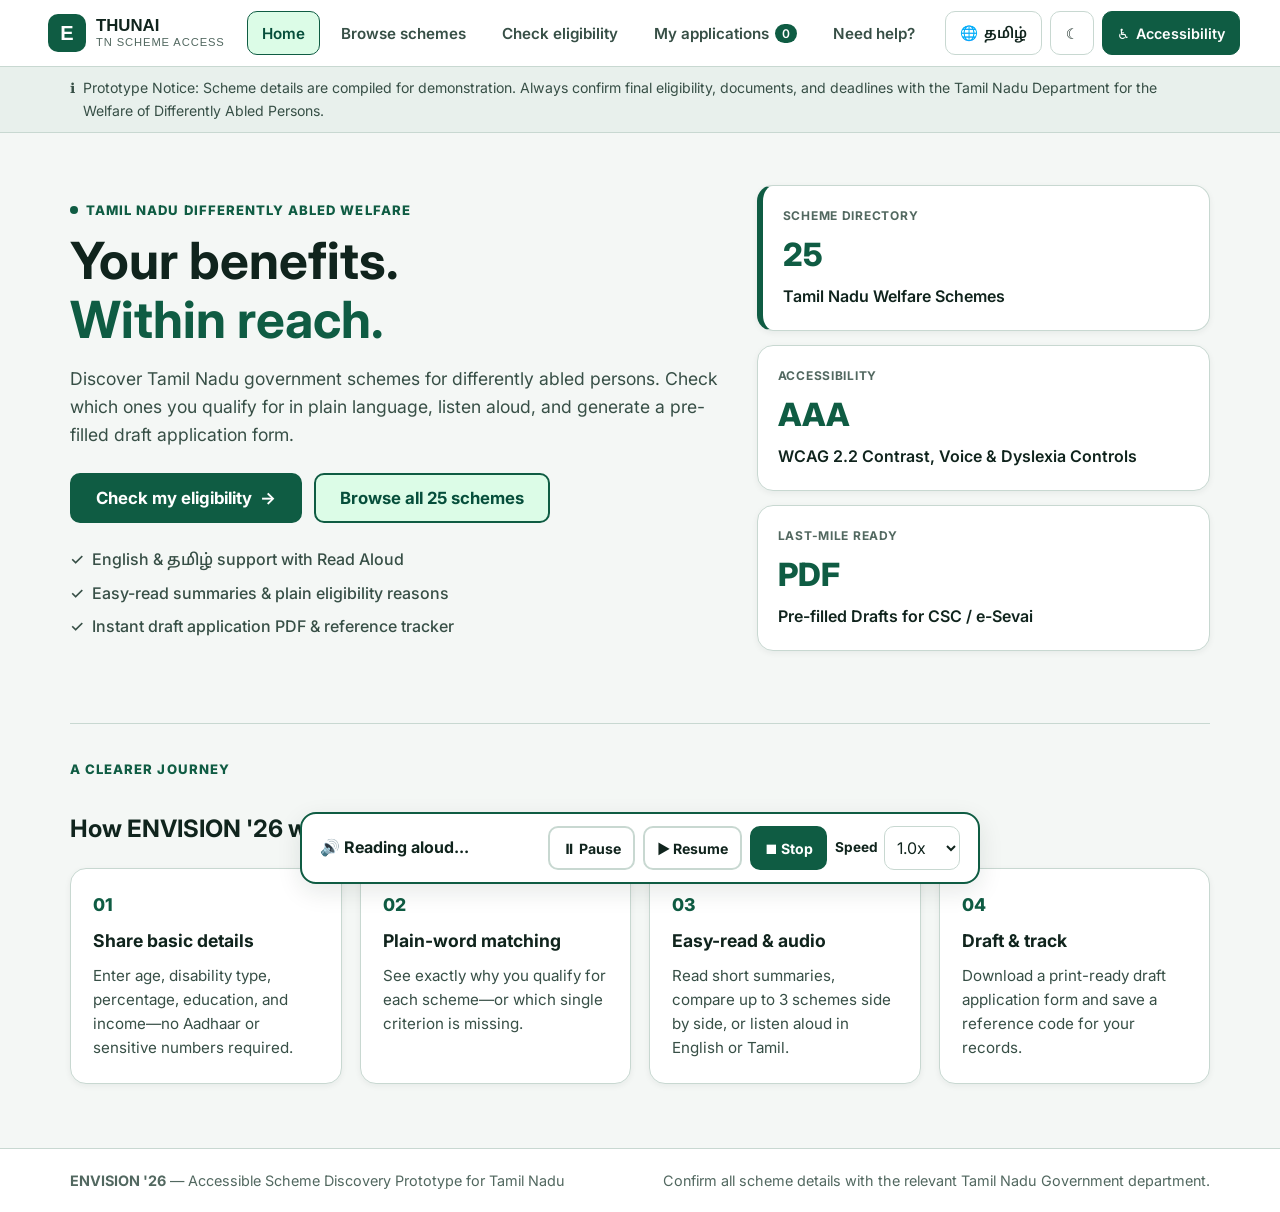
<file: index.html>
<!DOCTYPE html>
<html lang="en" data-theme="light" data-contrast="default" data-palette="none" data-font="standard" data-align="normal" data-cursor="normal" data-motion="normal" data-links="normal">
<head>
  <meta charset="UTF-8" />
  <meta name="viewport" content="width=device-width, initial-scale=1.0" />
  <meta name="theme-color" content="#0f3d2e" />
  <title>Tamil Nadu Differently Abled Scheme Access Portal</title>
  <link rel="preconnect" href="https://fonts.googleapis.com" />
  <link rel="preconnect" href="https://fonts.gstatic.com" crossorigin />
  <link href="https://fonts.googleapis.com/css2?family=Atkinson+Hyperlegible:ital,wght@0,400;0,700;1,400&family=Inter:wght@400;500;600;700;800&family=Noto+Sans+Tamil:wght@400;500;600;700&display=swap" rel="stylesheet" />
  <link rel="stylesheet" href="styles.css" />
</head>
<body>
  <a href="#main-content" class="skip-link" data-i18n="skipToMain">Skip to main content</a>
  <div id="reading-ruler" class="reading-ruler" aria-hidden="true"></div>
  <div id="sr-announcer" class="sr-only" aria-live="polite" aria-atomic="true"></div>

  <!-- HEADER -->
  <header class="topbar" role="banner">
    <div class="topbar-inner">
      <button type="button" class="brand" data-nav="home" aria-label="ENVISION 26 Home">
        <span class="brand-mark" aria-hidden="true">E</span>
        <span class="brand-text">
          <strong>THUNAI</strong>
          <small data-i18n="brandSub">TN SCHEME ACCESS</small>
        </span>
      </button>

      <nav class="main-nav" aria-label="Primary navigation">
        <button type="button" class="nav-btn active" data-nav="home" data-i18n="navHome">Home</button>
        <button type="button" class="nav-btn" data-nav="browse" data-i18n="navBrowse">Browse schemes</button>
        <button type="button" class="nav-btn" data-nav="eligibility" data-i18n="navEligibility">Check eligibility</button>
        <button type="button" class="nav-btn" data-nav="applications">
          <span data-i18n="navApps">My applications</span>
          <span id="app-count-badge" class="badge-pill">0</span>
        </button>
        <button type="button" class="nav-btn" data-nav="help" data-i18n="navHelp">Need help?</button>
      </nav>

      <div class="header-actions">
        <button type="button" id="lang-toggle" class="tool-btn" aria-label="Switch language between English and Tamil">
          <span aria-hidden="true">🌐</span>
          <span id="lang-label">தமிழ்</span>
        </button>
        <button type="button" id="theme-quick-toggle" class="tool-btn icon-only" aria-label="Toggle dark and light theme" title="Toggle Dark/Light Mode">
          <span id="theme-icon" aria-hidden="true">☾</span>
        </button>
        <button type="button" id="access-toggle" class="tool-btn access-btn" aria-expanded="false" aria-controls="accessibility-panel">
          <span aria-hidden="true">♿</span>
          <span data-i18n="accessibilityBtn">Accessibility</span>
        </button>
      </div>
    </div>
  </header>

  <!-- ACCESSIBILITY DRAWER -->
  <aside id="accessibility-panel" class="access-panel" aria-label="Accessibility settings" hidden>
    <div class="access-panel-inner">
      <div class="access-header">
        <div>
          <h2 data-i18n="accessTitle">Accessibility &amp; Reading Preferences</h2>
          <p data-i18n="accessDesc">Saved automatically on this device. Press Alt+A anytime to open or close.</p>
        </div>
        <div class="access-header-actions">
          <button type="button" id="reset-access-btn" class="btn btn-outline btn-sm" data-i18n="resetDefault">Reset to default</button>
          <button type="button" id="close-access-btn" class="btn btn-ghost btn-sm" aria-label="Close accessibility panel">✕</button>
        </div>
      </div>

      <div class="access-grid">
        <!-- Text Size -->
        <div class="access-group">
          <label for="text-scale-slider" class="group-label">
            <span data-i18n="textSizeLabel">Text size</span>: <strong id="text-scale-val">100%</strong>
          </label>
          <input type="range" id="text-scale-slider" min="100" max="200" step="10" value="100" />
          <div class="btn-group">
            <button type="button" class="chip-btn active" data-scale="100" data-i18n="sizeStandard">Standard</button>
            <button type="button" class="chip-btn" data-scale="130" data-i18n="sizeLarge">Large</button>
            <button type="button" class="chip-btn" data-scale="160" data-i18n="sizeExtra">Extra large</button>
          </div>
        </div>

        <!-- Contrast Modes -->
        <div class="access-group">
          <span class="group-label" data-i18n="contrastLabel">Contrast &amp; Theme</span>
          <div class="btn-group wrap">
            <button type="button" class="chip-btn active" data-contrast-opt="default" data-i18n="contrastDefault">Default</button>
            <button type="button" class="chip-btn" data-contrast-opt="light" data-i18n="contrastLight">Light</button>
            <button type="button" class="chip-btn" data-contrast-opt="dark" data-i18n="contrastDark">Dark</button>
            <button type="button" class="chip-btn" data-contrast-opt="aaa" data-i18n="contrastAAA">High Contrast (AAA)</button>
          </div>
        </div>

        <!-- Color-Blind Palettes -->
        <div class="access-group">
          <span class="group-label" data-i18n="paletteLabel">Colour-blind friendly palette</span>
          <div class="btn-group wrap">
            <button type="button" class="chip-btn active" data-palette-opt="none" data-i18n="paletteNone">Standard</button>
            <button type="button" class="chip-btn" data-palette-opt="protanopia">Protanopia</button>
            <button type="button" class="chip-btn" data-palette-opt="deuteranopia">Deuteranopia</button>
            <button type="button" class="chip-btn" data-palette-opt="tritanopia">Tritanopia</button>
          </div>
        </div>

        <!-- Typography & Spacing -->
        <div class="access-group">
          <span class="group-label" data-i18n="typographyLabel">Readable fonts &amp; alignment</span>
          <div class="btn-group wrap">
            <button type="button" class="chip-btn active" data-font-opt="standard" data-i18n="fontStandard">Standard Font</button>
            <button type="button" class="chip-btn" data-font-opt="dyslexic" data-i18n="fontDyslexic">Atkinson / Dyslexia-Friendly</button>
            <button type="button" id="toggle-left-align" class="chip-btn" aria-pressed="false" data-i18n="leftAlign">Force Left-Align</button>
          </div>
          <div class="sliders-mini">
            <label>
              <span data-i18n="lineSpacing">Line spacing</span>: <span id="line-space-val">1.6</span>
              <input type="range" id="line-space-slider" min="1.4" max="2.4" step="0.2" value="1.6" />
            </label>
            <label>
              <span data-i18n="letterSpacing">Letter spacing</span>: <span id="letter-space-val">0px</span>
              <input type="range" id="letter-space-slider" min="0" max="4" step="0.5" value="0" />
            </label>
            <label>
              <span data-i18n="wordSpacing">Word spacing</span>: <span id="word-space-val">0px</span>
              <input type="range" id="word-space-slider" min="0" max="10" step="1" value="0" />
            </label>
          </div>
        </div>

        <!-- Reading Aids & Motion -->
        <div class="access-group">
          <span class="group-label" data-i18n="aidsLabel">Reading aids &amp; Motion</span>
          <div class="btn-group wrap">
            <button type="button" id="toggle-ruler" class="chip-btn" aria-pressed="false" data-i18n="readingRuler">Reading Ruler</button>
            <button type="button" id="toggle-links" class="chip-btn" aria-pressed="false" data-i18n="highlightLinks">Highlight Links</button>
            <button type="button" id="toggle-cursor" class="chip-btn" aria-pressed="false" data-i18n="largeCursor">Large Cursor</button>
            <button type="button" id="toggle-motion" class="chip-btn" aria-pressed="false" data-i18n="reduceMotion">Reduce Motion</button>
          </div>
        </div>
      </div>
    </div>
  </aside>

  <!-- DEMO DISCLAIMER BANNER -->
  <div class="disclaimer-bar" role="region" aria-label="Prototype disclaimer">
    <div class="container">
      <span aria-hidden="true">ℹ️</span>
      <span data-i18n="demoDisclaimer">Prototype Notice: Scheme details are compiled for demonstration. Always confirm final eligibility, documents, and deadlines with the Tamil Nadu Department for the Welfare of Differently Abled Persons.</span>
    </div>
  </div>

  <!-- MAIN CONTENT -->
  <main id="main-content" tabindex="-1">
    <!-- VIEW 1: HOME -->
    <section id="view-home" class="view active" aria-labelledby="hero-heading">
      <div class="container">
        <div class="hero">
          <div class="hero-copy">
            <div class="eyebrow">
              <span class="dot" aria-hidden="true"></span>
              <span data-i18n="heroEyebrow">TAMIL NADU DIFFERENTLY ABLED WELFARE</span>
            </div>
            <h1 id="hero-heading">
              <span data-i18n="heroTitle1">Your benefits.</span><br />
              <em data-i18n="heroTitle2">Within reach.</em>
            </h1>
            <p class="lead" data-i18n="heroSubtitle">
              Discover Tamil Nadu government schemes for differently abled persons. Check which ones you qualify for in plain language, listen aloud, and generate a pre-filled draft application form.
            </p>
            <div class="hero-cta-row">
              <button type="button" class="btn btn-primary btn-lg" data-nav="eligibility">
                <span data-i18n="ctaCheck">Check my eligibility</span> <span aria-hidden="true">→</span>
              </button>
              <button type="button" class="btn btn-secondary btn-lg" data-nav="browse">
                <span data-i18n="ctaBrowse">Browse all 25 schemes</span>
              </button>
            </div>
            <ul class="trust-list">
              <li><span aria-hidden="true">✓</span> <span data-i18n="trust1">English &amp; தமிழ் support with Read Aloud</span></li>
              <li><span aria-hidden="true">✓</span> <span data-i18n="trust2">Easy-read summaries &amp; plain eligibility reasons</span></li>
              <li><span aria-hidden="true">✓</span> <span data-i18n="trust3">Instant draft application PDF &amp; reference tracker</span></li>
            </ul>
          </div>

          <div class="hero-visual" aria-label="Portal highlights">
            <div class="stat-card primary-card">
              <span class="stat-tag" data-i18n="cardTag1">SCHEME DIRECTORY</span>
              <strong class="stat-num">25</strong>
              <span class="stat-label" data-i18n="cardLabel1">Tamil Nadu Welfare Schemes</span>
            </div>
            <div class="stat-card">
              <span class="stat-tag" data-i18n="cardTag2">ACCESSIBILITY</span>
              <strong class="stat-num">AAA</strong>
              <span class="stat-label" data-i18n="cardLabel2">WCAG 2.2 Contrast, Voice &amp; Dyslexia Controls</span>
            </div>
            <div class="stat-card">
              <span class="stat-tag" data-i18n="cardTag3">LAST-MILE READY</span>
              <strong class="stat-num">PDF</strong>
              <span class="stat-label" data-i18n="cardLabel3">Pre-filled Drafts for CSC / e-Sevai</span>
            </div>
          </div>
        </div>

        <!-- HOW IT WORKS -->
        <div class="section-block">
          <div class="section-head">
            <span class="eyebrow" data-i18n="howEyebrow">A CLEARER JOURNEY</span>
            <h2 data-i18n="howTitle">How ENVISION '26 works</h2>
          </div>
          <div class="steps-grid">
            <article class="step-card">
              <div class="step-num">01</div>
              <h3 data-i18n="step1Title">Share basic details</h3>
              <p data-i18n="step1Desc">Enter age, disability type, percentage, education, and income—no Aadhaar or sensitive numbers required.</p>
            </article>
            <article class="step-card">
              <div class="step-num">02</div>
              <h3 data-i18n="step2Title">Plain-word matching</h3>
              <p data-i18n="step2Desc">See exactly why you qualify for each scheme—or which single criterion is missing.</p>
            </article>
            <article class="step-card">
              <div class="step-num">03</div>
              <h3 data-i18n="step3Title">Easy-read &amp; audio</h3>
              <p data-i18n="step3Desc">Read short summaries, compare up to 3 schemes side by side, or listen aloud in English or Tamil.</p>
            </article>
            <article class="step-card">
              <div class="step-num">04</div>
              <h3 data-i18n="step4Title">Draft &amp; track</h3>
              <p data-i18n="step4Desc">Download a print-ready draft application form and save a reference code for your records.</p>
            </article>
          </div>
        </div>
      </div>
    </section>

    <!-- VIEW 2: BROWSE SCHEMES -->
    <section id="view-browse" class="view" aria-labelledby="browse-heading" hidden>
      <div class="container">
        <div class="page-header">
          <div>
            <span class="eyebrow" data-i18n="browseEyebrow">SCHEME DIRECTORY</span>
            <h1 id="browse-heading" data-i18n="browseTitle">Explore Tamil Nadu Welfare Schemes</h1>
          </div>
          <div class="page-header-actions">
            <button type="button" id="bookmark-filter-btn" class="btn btn-outline" aria-pressed="false">
              <span aria-hidden="true">★</span> <span data-i18n="savedOnly">Saved Schemes</span> (<span id="saved-count">0</span>)
            </button>
          </div>
        </div>

        <!-- Search & Filter Bar -->
        <div class="filter-panel" role="search" aria-label="Filter schemes">
          <div class="search-box-wrap">
            <label for="scheme-search" class="sr-only" data-i18n="searchLabel">Search schemes</label>
            <input type="search" id="scheme-search" placeholder="Search by keyword, benefit, bus pass, smartphone, scholarship..." />
            <button type="button" id="voice-search-btn" class="btn btn-ghost voice-btn" aria-label="Voice search" title="Search by voice">
              🎤
            </button>
          </div>

          <div class="filters-row">
            <div class="filter-field">
              <label for="filter-category" data-i18n="filterCat">Category</label>
              <select id="filter-category">
                <option value="all">All Categories</option>
              </select>
            </div>
            <div class="filter-field">
              <label for="filter-disability" data-i18n="filterDis">Disability Type</label>
              <select id="filter-disability">
                <option value="all">All Disabilities</option>
                <option value="visual">Visual Impairment</option>
                <option value="hearing">Hearing / Speech Impairment</option>
                <option value="locomotor">Locomotor / Physical</option>
                <option value="intellectual">Intellectual / Autism / CP / MD</option>
                <option value="any">Any Differently Abled (40%+)</option>
              </select>
            </div>
            <div class="filter-field">
              <label for="filter-age" data-i18n="filterAge">Age Group</label>
              <select id="filter-age">
                <option value="all">All Ages</option>
                <option value="child">Children &amp; Students (0–17)</option>
                <option value="youth">Youth &amp; Adults (18–40)</option>
                <option value="adult">Working Adults (18–60)</option>
                <option value="senior">All / Senior Citizens (60+)</option>
              </select>
            </div>
            <div class="filter-field">
              <label for="sort-schemes" data-i18n="sortBy">Sort by</label>
              <select id="sort-schemes">
                <option value="featured">Recommended Order</option>
                <option value="az">Name (A – Z)</option>
                <option value="category">Category</option>
              </select>
            </div>
          </div>
          <div class="filter-status-bar">
            <span id="results-counter" role="status">Showing 25 schemes</span>
            <button type="button" id="clear-filters-btn" class="btn-link" data-i18n="clearFilters">Clear all filters</button>
          </div>
        </div>

        <!-- Compare Drawer Bar -->
        <div id="compare-bar" class="compare-bar" hidden>
          <div>
            <strong data-i18n="compareSelected">Compare Schemes:</strong>
            <span id="compare-list-names">None selected</span>
          </div>
          <div class="compare-bar-btns">
            <button type="button" id="open-compare-modal" class="btn btn-primary btn-sm" data-i18n="compareNow">Compare Side by Side</button>
            <button type="button" id="clear-compare-btn" class="btn btn-outline btn-sm" data-i18n="clearCompare">Clear</button>
          </div>
        </div>

        <!-- Scheme Cards Grid -->
        <div id="schemes-grid" class="schemes-grid"></div>
      </div>
    </section>

    <!-- VIEW 3: ELIGIBILITY CHECKER -->
    <section id="view-eligibility" class="view" aria-labelledby="elig-heading" hidden>
      <div class="container narrow">
        <span class="eyebrow" data-i18n="eligEyebrow">STEP 01 / YOUR PROFILE</span>
        <h1 id="elig-heading" data-i18n="eligTitle">Check Your Scheme Eligibility</h1>
        <p class="muted" data-i18n="eligSubtitle">
          Fill in the basic details below. We explain every match—and every near-match—in plain words. Do not enter sensitive personal IDs.
        </p>

        <form id="eligibility-form" class="card form-card" novalidate>
          <div class="form-grid">
            <div class="form-group">
              <label for="inp-name">
                <span data-i18n="lblName">Applicant Full Name</span> <span class="req">*</span>
              </label>
              <div class="input-with-mic">
                <input type="text" id="inp-name" required placeholder="e.g., Kavitha / Arjun" />
                <button type="button" class="mic-field-btn" data-target="inp-name" aria-label="Dictate applicant name">🎤</button>
              </div>
            </div>

            <div class="form-group">
              <label for="inp-age">
                <span data-i18n="lblAge">Age (in years)</span> <span class="req">*</span>
              </label>
              <input type="number" id="inp-age" min="0" max="120" required placeholder="e.g., 22" />
            </div>

            <div class="form-group">
              <label for="inp-disability">
                <span data-i18n="lblDisability">Disability Category</span> <span class="req">*</span>
              </label>
              <select id="inp-disability" required>
                <option value="visual">Visual Impairment (Blind / Low Vision)</option>
                <option value="hearing">Hearing / Speech Impairment</option>
                <option value="locomotor">Locomotor / Physical Disability</option>
                <option value="intellectual">Intellectual Disability / Autism / CP / Multiple</option>
                <option value="other">Other Benchmark Disability</option>
              </select>
            </div>

            <div class="form-group">
              <label for="inp-percent">
                <span data-i18n="lblPercent">Disability Percentage (%)</span>
              </label>
              <input type="number" id="inp-percent" min="0" max="100" value="40" />
            </div>

            <div class="form-group">
              <label for="inp-income">
                <span data-i18n="lblIncome">Annual Family Income (₹)</span>
              </label>
              <input type="number" id="inp-income" min="0" step="1000" value="72000" />
            </div>

            <div class="form-group">
              <label for="inp-community">
                <span data-i18n="lblCommunity">Community Category</span>
              </label>
              <select id="inp-community">
                <option value="general">General / OC</option>
                <option value="bc">Backward Classes (BC)</option>
                <option value="mbc">Most Backward Classes (MBC) / DNC</option>
                <option value="scst">SC / ST</option>
              </select>
            </div>

            <div class="form-group">
              <label for="inp-education">
                <span data-i18n="lblEducation">Current Education / Qualification</span>
              </label>
              <select id="inp-education">
                <option value="below8">Below 8th Standard / Early Childhood</option>
                <option value="passed8">8th Standard Passed</option>
                <option value="school11_12_eng">Studying 11th or 12th (English Medium)</option>
                <option value="school_other">Studying School (1st to 12th)</option>
                <option value="ug_pg">Higher Education (Undergraduate / PG / Diploma)</option>
                <option value="graduate">Graduate / Completed Degree</option>
              </select>
            </div>

            <div class="form-group">
              <label for="inp-occupation">
                <span data-i18n="lblOccupation">Current Status</span>
              </label>
              <select id="inp-occupation">
                <option value="student">Student</option>
                <option value="unemployed">Unemployed Youth / Job Seeker</option>
                <option value="self_employed">Self-Employed / Entrepreneur</option>
                <option value="employed">Employed</option>
                <option value="homemaker">Homemaker / Other</option>
              </select>
            </div>

            <div class="form-group">
              <label for="inp-gender">
                <span data-i18n="lblGender">Gender</span>
              </label>
              <select id="inp-gender">
                <option value="female">Female</option>
                <option value="male">Male</option>
                <option value="other">Transgender / Other</option>
              </select>
            </div>

            <div class="form-group">
              <label for="inp-district">
                <span data-i18n="lblDistrict">Tamil Nadu District</span>
              </label>
              <input type="text" id="inp-district" value="Chennai" placeholder="e.g., Madurai, Coimbatore, Chennai" />
            </div>
          </div>

          <div class="checkbox-stack">
            <label class="check-label">
              <input type="checkbox" id="chk-tn-resident" checked />
              <span data-i18n="chkResident">Applicant is a permanent resident of Tamil Nadu</span>
            </label>
            <label class="check-label">
              <input type="checkbox" id="chk-first-grad" />
              <span data-i18n="chkFirstGrad">No graduate in the applicant's family (First-generation graduate family)</span>
            </label>
          </div>

          <div id="form-error-msg" class="alert alert-error" role="alert" hidden></div>

          <div class="form-actions">
            <button type="submit" class="btn btn-primary btn-lg">
              <span data-i18n="btnRunMatch">See Matching Schemes</span> <span aria-hidden="true">→</span>
            </button>
          </div>
        </form>
      </div>
    </section>

    <!-- VIEW 4: ELIGIBILITY RESULTS -->
    <section id="view-results" class="view" aria-labelledby="res-heading" hidden>
      <div class="container">
        <div class="page-header">
          <div>
            <span class="eyebrow" data-i18n="resEyebrow">STEP 02 / YOUR RESULTS</span>
            <h1 id="res-heading" data-i18n="resTitle">Your Eligibility Breakdown</h1>
            <p id="res-profile-summary" class="muted"></p>
          </div>
          <div class="page-header-actions">
            <button type="button" id="read-results-btn" class="btn btn-secondary">
              <span aria-hidden="true">🔊</span> <span data-i18n="readResultsAloud">Read results aloud</span>
            </button>
            <button type="button" class="btn btn-outline" data-nav="eligibility">
              ← <span data-i18n="editProfile">Edit profile</span>
            </button>
          </div>
        </div>

        <div class="results-tabs" role="tablist">
          <button type="button" class="tab-btn active" role="tab" aria-selected="true" data-res-tab="matched">
            <span aria-hidden="true">✅</span> <span data-i18n="tabMatched">Likely Eligible</span> (<span id="count-matched">0</span>)
          </button>
          <button type="button" class="tab-btn" role="tab" aria-selected="false" data-res-tab="unmatched">
            <span aria-hidden="true">ℹ️</span> <span data-i18n="tabUnmatched">Other Schemes &amp; Missing Criteria</span> (<span id="count-unmatched">0</span>)
          </button>
        </div>

        <div id="matched-results-list" class="results-list"></div>
        <div id="unmatched-results-list" class="results-list" hidden></div>
      </div>
    </section>

    <!-- VIEW 5: SCHEME DETAIL & DRAFT PDF -->
    <section id="view-detail" class="view" aria-labelledby="detail-title" hidden>
      <div class="container narrow">
        <div class="detail-top-nav">
          <button type="button" id="back-from-detail" class="btn btn-ghost">← <span data-i18n="backBtn">Back</span></button>
          <div class="detail-util-btns">
            <button type="button" id="detail-bookmark-btn" class="btn btn-outline btn-sm">☆ Save</button>
            <button type="button" id="detail-print-btn" class="btn btn-outline btn-sm">🖨️ <span data-i18n="printScheme">Print this scheme</span></button>
            <button type="button" id="detail-share-btn" class="btn btn-outline btn-sm">🔗 <span data-i18n="shareScheme">Share</span></button>
          </div>
        </div>

        <article id="scheme-detail-card" class="card detail-card"></article>
      </div>
    </section>

    <!-- VIEW 6: MY APPLICATIONS -->
    <section id="view-applications" class="view" aria-labelledby="apps-heading" hidden>
      <div class="container">
        <div class="page-header">
          <div>
            <span class="eyebrow" data-i18n="appsEyebrow">LOCAL PROTOTYPE RECORDS</span>
            <h1 id="apps-heading" data-i18n="appsTitle">My Draft Applications</h1>
            <p class="muted" data-i18n="appsSubtitle">Saved locally in your browser so you can reference them at a CSC / e-Sevai centre or District Differently Abled Welfare Office.</p>
          </div>
        </div>
        <div id="applications-container"></div>
      </div>
    </section>

    <!-- VIEW 7: NEED HELP -->
    <section id="view-help" class="view" aria-labelledby="help-heading" hidden>
      <div class="container narrow">
        <span class="eyebrow" data-i18n="helpEyebrow">OFFICIAL GUIDANCE &amp; SUPPORT</span>
        <h1 id="help-heading" data-i18n="helpTitle">Need Help Applying?</h1>
        <div class="card help-card">
          <h2 data-i18n="deptName">Department for the Welfare of Differently Abled Persons, Government of Tamil Nadu</h2>
          <p data-i18n="deptDesc">
            For official scheme verification, UDID card registration, assistive device camps, and application submission, contact your local District Differently Abled Welfare Office (DDAWO) or visit a nearby TN e-Sevai / Common Service Centre (CSC).
          </p>
          <ul class="help-list">
            <li><strong data-i18n="helpOfficeLabel">State Commissionerate:</strong> <span data-i18n="helpOfficeVal">Commissionerate for Welfare of the Differently Abled, No. 5, Kamarajar Salai, Lady Willingdon College Campus, Chennai – 600 005.</span></li>
            <li><strong data-i18n="helpDistrictLabel">District Level:</strong> <span data-i18n="helpDistrictVal">District Differently Abled Welfare Officer (DDAWO) located at every District Collectorate in Tamil Nadu.</span></li>
            <li><strong data-i18n="helpPortalsLabel">Official Portals:</strong> <span>scd.tn.gov.in &bull; swavlambancard.gov.in (UDID) &bull; tnega.tn.gov.in (e-Sevai)</span></li>
          </ul>
          <div class="alert alert-info">
            <span aria-hidden="true">ℹ️</span>
            <span data-i18n="helpNoPhone">Note: Please verify current office timings and official helpline numbers directly via the Tamil Nadu Government directory before travelling.</span>
          </div>
        </div>
      </div>
    </section>
  </main>

  <!-- FLOATING SPEECH SYNTHESIS BAR -->
  <div id="tts-player" class="tts-bar" role="region" aria-label="Read aloud audio controls" hidden>
    <div class="tts-info">
      <span aria-hidden="true">🔊</span>
      <strong id="tts-status-text">Reading aloud...</strong>
    </div>
    <div class="tts-controls">
      <button type="button" id="tts-pause-btn" class="btn btn-sm btn-outline">⏸ Pause</button>
      <button type="button" id="tts-resume-btn" class="btn btn-sm btn-outline" hidden>▶ Resume</button>
      <button type="button" id="tts-stop-btn" class="btn btn-sm btn-primary">⏹ Stop</button>
      <label class="tts-speed">
        <span>Speed</span>
        <select id="tts-rate">
          <option value="0.8">0.8x</option>
          <option value="1" selected>1.0x</option>
          <option value="1.25">1.25x</option>
          <option value="1.5">1.5x</option>
        </select>
      </label>
    </div>
  </div>

  <!-- COMPARISON MODAL -->
  <div id="compare-modal" class="modal-backdrop" role="dialog" aria-modal="true" aria-labelledby="compare-modal-title" hidden>
    <div class="modal-dialog">
      <div class="modal-header">
        <h2 id="compare-modal-title" data-i18n="compareModalTitle">Side-by-Side Scheme Comparison</h2>
        <button type="button" id="close-compare-modal" class="btn btn-ghost" aria-label="Close comparison">✕</button>
      </div>
      <div id="compare-table-wrap" class="table-responsive"></div>
    </div>
  </div>

  <!-- FOOTER -->
  <footer class="site-footer" role="contentinfo">
    <div class="container footer-inner">
      <div>
        <strong>ENVISION '26</strong> — <span data-i18n="footerTag">Accessible Scheme Discovery Prototype for Tamil Nadu</span>
      </div>
      <div data-i18n="footerNote">Confirm all scheme details with the relevant Tamil Nadu Government department.</div>
    </div>
  </footer>

  <script src="app.js"></script>
</body>
</html>
</file>
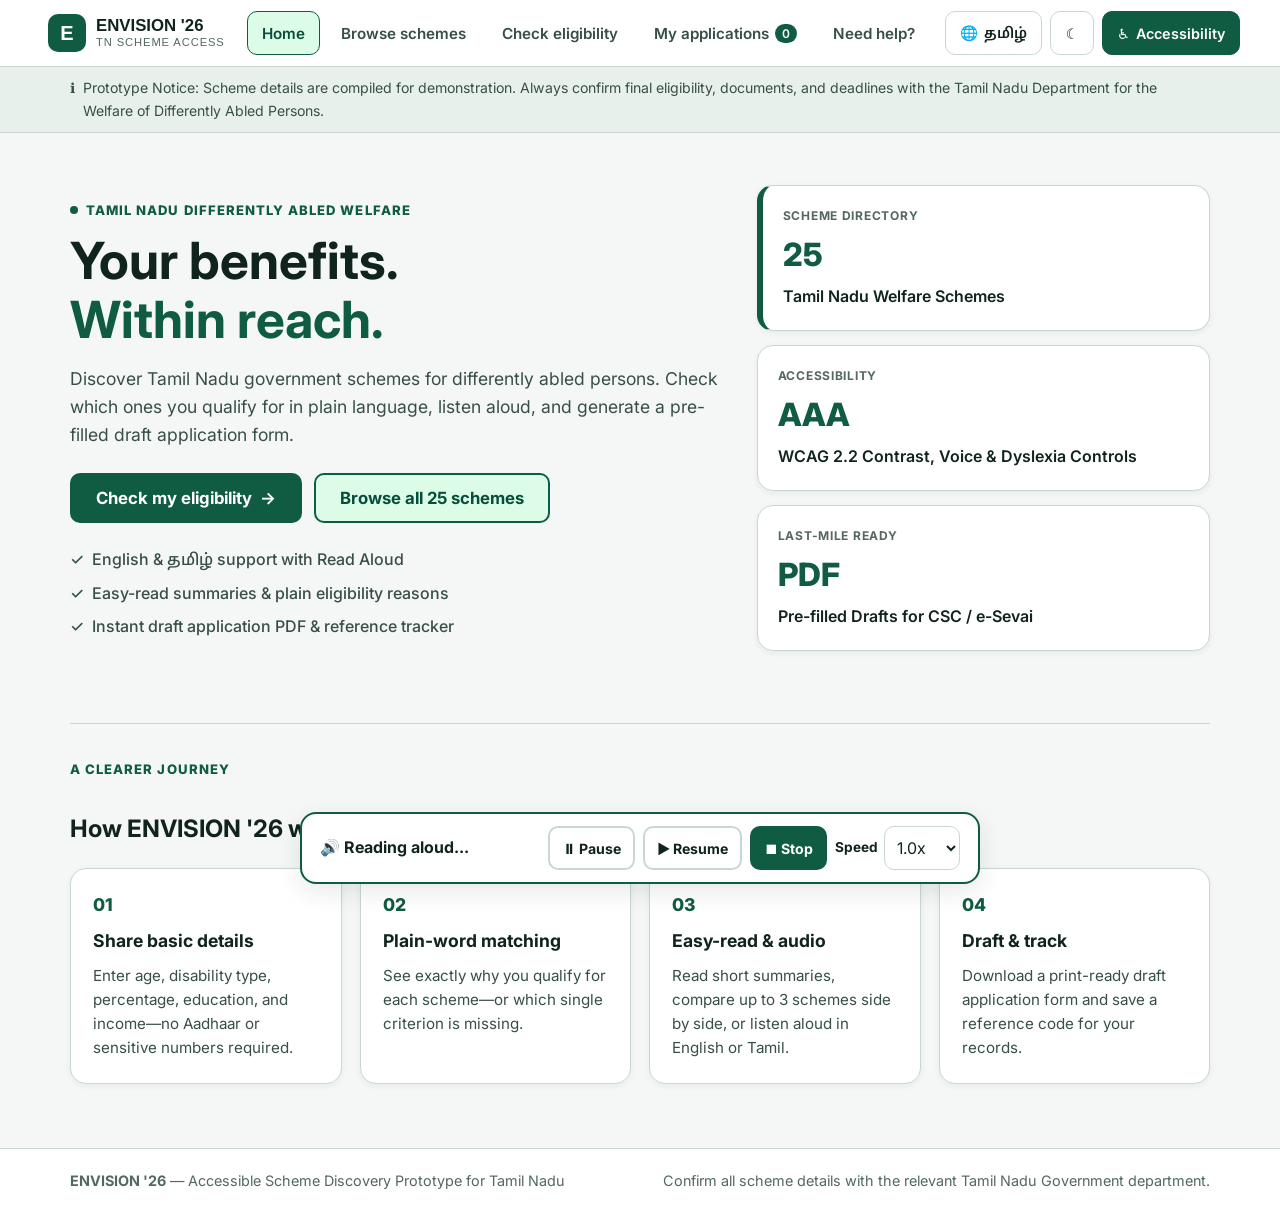
<file: gemini-code-1794658012587.html>
<!DOCTYPE html>
<html lang="en" data-theme="light" data-contrast="default" data-palette="none" data-font="standard" data-align="normal" data-cursor="normal" data-motion="normal" data-links="normal">
<head>
  <meta charset="UTF-8" />
  <meta name="viewport" content="width=device-width, initial-scale=1.0" />
  <meta name="theme-color" content="#0f3d2e" />
  <title>ENVISION '26 | Tamil Nadu Differently Abled Scheme Access Portal</title>
  <link rel="preconnect" href="https://fonts.googleapis.com" />
  <link rel="preconnect" href="https://fonts.gstatic.com" crossorigin />
  <link href="https://fonts.googleapis.com/css2?family=Atkinson+Hyperlegible:ital,wght@0,400;0,700;1,400&family=Inter:wght@400;500;600;700;800&family=Noto+Sans+Tamil:wght@400;500;600;700&display=swap" rel="stylesheet" />
  <link rel="stylesheet" href="styles.css" />
</head>
<body>
  <a href="#main-content" class="skip-link" data-i18n="skipToMain">Skip to main content</a>
  <div id="reading-ruler" class="reading-ruler" aria-hidden="true"></div>
  <div id="sr-announcer" class="sr-only" aria-live="polite" aria-atomic="true"></div>

  <!-- HEADER -->
  <header class="topbar" role="banner">
    <div class="topbar-inner">
      <button type="button" class="brand" data-nav="home" aria-label="ENVISION 26 Home">
        <span class="brand-mark" aria-hidden="true">E</span>
        <span class="brand-text">
          <strong>ENVISION '26</strong>
          <small data-i18n="brandSub">TN SCHEME ACCESS</small>
        </span>
      </button>

      <nav class="main-nav" aria-label="Primary navigation">
        <button type="button" class="nav-btn active" data-nav="home" data-i18n="navHome">Home</button>
        <button type="button" class="nav-btn" data-nav="browse" data-i18n="navBrowse">Browse schemes</button>
        <button type="button" class="nav-btn" data-nav="eligibility" data-i18n="navEligibility">Check eligibility</button>
        <button type="button" class="nav-btn" data-nav="applications">
          <span data-i18n="navApps">My applications</span>
          <span id="app-count-badge" class="badge-pill">0</span>
        </button>
        <button type="button" class="nav-btn" data-nav="help" data-i18n="navHelp">Need help?</button>
      </nav>

      <div class="header-actions">
        <button type="button" id="lang-toggle" class="tool-btn" aria-label="Switch language between English and Tamil">
          <span aria-hidden="true">🌐</span>
          <span id="lang-label">தமிழ்</span>
        </button>
        <button type="button" id="theme-quick-toggle" class="tool-btn icon-only" aria-label="Toggle dark and light theme" title="Toggle Dark/Light Mode">
          <span id="theme-icon" aria-hidden="true">☾</span>
        </button>
        <button type="button" id="access-toggle" class="tool-btn access-btn" aria-expanded="false" aria-controls="accessibility-panel">
          <span aria-hidden="true">♿</span>
          <span data-i18n="accessibilityBtn">Accessibility</span>
        </button>
      </div>
    </div>
  </header>

  <!-- ACCESSIBILITY DRAWER -->
  <aside id="accessibility-panel" class="access-panel" aria-label="Accessibility settings" hidden>
    <div class="access-panel-inner">
      <div class="access-header">
        <div>
          <h2 data-i18n="accessTitle">Accessibility &amp; Reading Preferences</h2>
          <p data-i18n="accessDesc">Saved automatically on this device. Press Alt+A anytime to open or close.</p>
        </div>
        <div class="access-header-actions">
          <button type="button" id="reset-access-btn" class="btn btn-outline btn-sm" data-i18n="resetDefault">Reset to default</button>
          <button type="button" id="close-access-btn" class="btn btn-ghost btn-sm" aria-label="Close accessibility panel">✕</button>
        </div>
      </div>

      <div class="access-grid">
        <!-- Text Size -->
        <div class="access-group">
          <label for="text-scale-slider" class="group-label">
            <span data-i18n="textSizeLabel">Text size</span>: <strong id="text-scale-val">100%</strong>
          </label>
          <input type="range" id="text-scale-slider" min="100" max="200" step="10" value="100" />
          <div class="btn-group">
            <button type="button" class="chip-btn active" data-scale="100" data-i18n="sizeStandard">Standard</button>
            <button type="button" class="chip-btn" data-scale="130" data-i18n="sizeLarge">Large</button>
            <button type="button" class="chip-btn" data-scale="160" data-i18n="sizeExtra">Extra large</button>
          </div>
        </div>

        <!-- Contrast Modes -->
        <div class="access-group">
          <span class="group-label" data-i18n="contrastLabel">Contrast &amp; Theme</span>
          <div class="btn-group wrap">
            <button type="button" class="chip-btn active" data-contrast-opt="default" data-i18n="contrastDefault">Default</button>
            <button type="button" class="chip-btn" data-contrast-opt="light" data-i18n="contrastLight">Light</button>
            <button type="button" class="chip-btn" data-contrast-opt="dark" data-i18n="contrastDark">Dark</button>
            <button type="button" class="chip-btn" data-contrast-opt="aaa" data-i18n="contrastAAA">High Contrast (AAA)</button>
          </div>
        </div>

        <!-- Color-Blind Palettes -->
        <div class="access-group">
          <span class="group-label" data-i18n="paletteLabel">Colour-blind friendly palette</span>
          <div class="btn-group wrap">
            <button type="button" class="chip-btn active" data-palette-opt="none" data-i18n="paletteNone">Standard</button>
            <button type="button" class="chip-btn" data-palette-opt="protanopia">Protanopia</button>
            <button type="button" class="chip-btn" data-palette-opt="deuteranopia">Deuteranopia</button>
            <button type="button" class="chip-btn" data-palette-opt="tritanopia">Tritanopia</button>
          </div>
        </div>

        <!-- Typography & Spacing -->
        <div class="access-group">
          <span class="group-label" data-i18n="typographyLabel">Readable fonts &amp; alignment</span>
          <div class="btn-group wrap">
            <button type="button" class="chip-btn active" data-font-opt="standard" data-i18n="fontStandard">Standard Font</button>
            <button type="button" class="chip-btn" data-font-opt="dyslexic" data-i18n="fontDyslexic">Atkinson / Dyslexia-Friendly</button>
            <button type="button" id="toggle-left-align" class="chip-btn" aria-pressed="false" data-i18n="leftAlign">Force Left-Align</button>
          </div>
          <div class="sliders-mini">
            <label>
              <span data-i18n="lineSpacing">Line spacing</span>: <span id="line-space-val">1.6</span>
              <input type="range" id="line-space-slider" min="1.4" max="2.4" step="0.2" value="1.6" />
            </label>
            <label>
              <span data-i18n="letterSpacing">Letter spacing</span>: <span id="letter-space-val">0px</span>
              <input type="range" id="letter-space-slider" min="0" max="4" step="0.5" value="0" />
            </label>
            <label>
              <span data-i18n="wordSpacing">Word spacing</span>: <span id="word-space-val">0px</span>
              <input type="range" id="word-space-slider" min="0" max="10" step="1" value="0" />
            </label>
          </div>
        </div>

        <!-- Reading Aids & Motion -->
        <div class="access-group">
          <span class="group-label" data-i18n="aidsLabel">Reading aids &amp; Motion</span>
          <div class="btn-group wrap">
            <button type="button" id="toggle-ruler" class="chip-btn" aria-pressed="false" data-i18n="readingRuler">Reading Ruler</button>
            <button type="button" id="toggle-links" class="chip-btn" aria-pressed="false" data-i18n="highlightLinks">Highlight Links</button>
            <button type="button" id="toggle-cursor" class="chip-btn" aria-pressed="false" data-i18n="largeCursor">Large Cursor</button>
            <button type="button" id="toggle-motion" class="chip-btn" aria-pressed="false" data-i18n="reduceMotion">Reduce Motion</button>
          </div>
        </div>
      </div>
    </div>
  </aside>

  <!-- DEMO DISCLAIMER BANNER -->
  <div class="disclaimer-bar" role="region" aria-label="Prototype disclaimer">
    <div class="container">
      <span aria-hidden="true">ℹ️</span>
      <span data-i18n="demoDisclaimer">Prototype Notice: Scheme details are compiled for demonstration. Always confirm final eligibility, documents, and deadlines with the Tamil Nadu Department for the Welfare of Differently Abled Persons.</span>
    </div>
  </div>

  <!-- MAIN CONTENT -->
  <main id="main-content" tabindex="-1">
    <!-- VIEW 1: HOME -->
    <section id="view-home" class="view active" aria-labelledby="hero-heading">
      <div class="container">
        <div class="hero">
          <div class="hero-copy">
            <div class="eyebrow">
              <span class="dot" aria-hidden="true"></span>
              <span data-i18n="heroEyebrow">TAMIL NADU DIFFERENTLY ABLED WELFARE</span>
            </div>
            <h1 id="hero-heading">
              <span data-i18n="heroTitle1">Your benefits.</span><br />
              <em data-i18n="heroTitle2">Within reach.</em>
            </h1>
            <p class="lead" data-i18n="heroSubtitle">
              Discover Tamil Nadu government schemes for differently abled persons. Check which ones you qualify for in plain language, listen aloud, and generate a pre-filled draft application form.
            </p>
            <div class="hero-cta-row">
              <button type="button" class="btn btn-primary btn-lg" data-nav="eligibility">
                <span data-i18n="ctaCheck">Check my eligibility</span> <span aria-hidden="true">→</span>
              </button>
              <button type="button" class="btn btn-secondary btn-lg" data-nav="browse">
                <span data-i18n="ctaBrowse">Browse all 25 schemes</span>
              </button>
            </div>
            <ul class="trust-list">
              <li><span aria-hidden="true">✓</span> <span data-i18n="trust1">English &amp; தமிழ் support with Read Aloud</span></li>
              <li><span aria-hidden="true">✓</span> <span data-i18n="trust2">Easy-read summaries &amp; plain eligibility reasons</span></li>
              <li><span aria-hidden="true">✓</span> <span data-i18n="trust3">Instant draft application PDF &amp; reference tracker</span></li>
            </ul>
          </div>

          <div class="hero-visual" aria-label="Portal highlights">
            <div class="stat-card primary-card">
              <span class="stat-tag" data-i18n="cardTag1">SCHEME DIRECTORY</span>
              <strong class="stat-num">25</strong>
              <span class="stat-label" data-i18n="cardLabel1">Tamil Nadu Welfare Schemes</span>
            </div>
            <div class="stat-card">
              <span class="stat-tag" data-i18n="cardTag2">ACCESSIBILITY</span>
              <strong class="stat-num">AAA</strong>
              <span class="stat-label" data-i18n="cardLabel2">WCAG 2.2 Contrast, Voice &amp; Dyslexia Controls</span>
            </div>
            <div class="stat-card">
              <span class="stat-tag" data-i18n="cardTag3">LAST-MILE READY</span>
              <strong class="stat-num">PDF</strong>
              <span class="stat-label" data-i18n="cardLabel3">Pre-filled Drafts for CSC / e-Sevai</span>
            </div>
          </div>
        </div>

        <!-- HOW IT WORKS -->
        <div class="section-block">
          <div class="section-head">
            <span class="eyebrow" data-i18n="howEyebrow">A CLEARER JOURNEY</span>
            <h2 data-i18n="howTitle">How ENVISION '26 works</h2>
          </div>
          <div class="steps-grid">
            <article class="step-card">
              <div class="step-num">01</div>
              <h3 data-i18n="step1Title">Share basic details</h3>
              <p data-i18n="step1Desc">Enter age, disability type, percentage, education, and income—no Aadhaar or sensitive numbers required.</p>
            </article>
            <article class="step-card">
              <div class="step-num">02</div>
              <h3 data-i18n="step2Title">Plain-word matching</h3>
              <p data-i18n="step2Desc">See exactly why you qualify for each scheme—or which single criterion is missing.</p>
            </article>
            <article class="step-card">
              <div class="step-num">03</div>
              <h3 data-i18n="step3Title">Easy-read &amp; audio</h3>
              <p data-i18n="step3Desc">Read short summaries, compare up to 3 schemes side by side, or listen aloud in English or Tamil.</p>
            </article>
            <article class="step-card">
              <div class="step-num">04</div>
              <h3 data-i18n="step4Title">Draft &amp; track</h3>
              <p data-i18n="step4Desc">Download a print-ready draft application form and save a reference code for your records.</p>
            </article>
          </div>
        </div>
      </div>
    </section>

    <!-- VIEW 2: BROWSE SCHEMES -->
    <section id="view-browse" class="view" aria-labelledby="browse-heading" hidden>
      <div class="container">
        <div class="page-header">
          <div>
            <span class="eyebrow" data-i18n="browseEyebrow">SCHEME DIRECTORY</span>
            <h1 id="browse-heading" data-i18n="browseTitle">Explore Tamil Nadu Welfare Schemes</h1>
          </div>
          <div class="page-header-actions">
            <button type="button" id="bookmark-filter-btn" class="btn btn-outline" aria-pressed="false">
              <span aria-hidden="true">★</span> <span data-i18n="savedOnly">Saved Schemes</span> (<span id="saved-count">0</span>)
            </button>
          </div>
        </div>

        <!-- Search & Filter Bar -->
        <div class="filter-panel" role="search" aria-label="Filter schemes">
          <div class="search-box-wrap">
            <label for="scheme-search" class="sr-only" data-i18n="searchLabel">Search schemes</label>
            <input type="search" id="scheme-search" placeholder="Search by keyword, benefit, bus pass, smartphone, scholarship..." />
            <button type="button" id="voice-search-btn" class="btn btn-ghost voice-btn" aria-label="Voice search" title="Search by voice">
              🎤
            </button>
          </div>

          <div class="filters-row">
            <div class="filter-field">
              <label for="filter-category" data-i18n="filterCat">Category</label>
              <select id="filter-category">
                <option value="all">All Categories</option>
              </select>
            </div>
            <div class="filter-field">
              <label for="filter-disability" data-i18n="filterDis">Disability Type</label>
              <select id="filter-disability">
                <option value="all">All Disabilities</option>
                <option value="visual">Visual Impairment</option>
                <option value="hearing">Hearing / Speech Impairment</option>
                <option value="locomotor">Locomotor / Physical</option>
                <option value="intellectual">Intellectual / Autism / CP / MD</option>
                <option value="any">Any Differently Abled (40%+)</option>
              </select>
            </div>
            <div class="filter-field">
              <label for="filter-age" data-i18n="filterAge">Age Group</label>
              <select id="filter-age">
                <option value="all">All Ages</option>
                <option value="child">Children &amp; Students (0–17)</option>
                <option value="youth">Youth &amp; Adults (18–40)</option>
                <option value="adult">Working Adults (18–60)</option>
                <option value="senior">All / Senior Citizens (60+)</option>
              </select>
            </div>
            <div class="filter-field">
              <label for="sort-schemes" data-i18n="sortBy">Sort by</label>
              <select id="sort-schemes">
                <option value="featured">Recommended Order</option>
                <option value="az">Name (A – Z)</option>
                <option value="category">Category</option>
              </select>
            </div>
          </div>
          <div class="filter-status-bar">
            <span id="results-counter" role="status">Showing 25 schemes</span>
            <button type="button" id="clear-filters-btn" class="btn-link" data-i18n="clearFilters">Clear all filters</button>
          </div>
        </div>

        <!-- Compare Drawer Bar -->
        <div id="compare-bar" class="compare-bar" hidden>
          <div>
            <strong data-i18n="compareSelected">Compare Schemes:</strong>
            <span id="compare-list-names">None selected</span>
          </div>
          <div class="compare-bar-btns">
            <button type="button" id="open-compare-modal" class="btn btn-primary btn-sm" data-i18n="compareNow">Compare Side by Side</button>
            <button type="button" id="clear-compare-btn" class="btn btn-outline btn-sm" data-i18n="clearCompare">Clear</button>
          </div>
        </div>

        <!-- Scheme Cards Grid -->
        <div id="schemes-grid" class="schemes-grid"></div>
      </div>
    </section>

    <!-- VIEW 3: ELIGIBILITY CHECKER -->
    <section id="view-eligibility" class="view" aria-labelledby="elig-heading" hidden>
      <div class="container narrow">
        <span class="eyebrow" data-i18n="eligEyebrow">STEP 01 / YOUR PROFILE</span>
        <h1 id="elig-heading" data-i18n="eligTitle">Check Your Scheme Eligibility</h1>
        <p class="muted" data-i18n="eligSubtitle">
          Fill in the basic details below. We explain every match—and every near-match—in plain words. Do not enter sensitive personal IDs.
        </p>

        <form id="eligibility-form" class="card form-card" novalidate>
          <div class="form-grid">
            <div class="form-group">
              <label for="inp-name">
                <span data-i18n="lblName">Applicant Full Name</span> <span class="req">*</span>
              </label>
              <div class="input-with-mic">
                <input type="text" id="inp-name" required placeholder="e.g., Kavitha / Arjun" />
                <button type="button" class="mic-field-btn" data-target="inp-name" aria-label="Dictate applicant name">🎤</button>
              </div>
            </div>

            <div class="form-group">
              <label for="inp-age">
                <span data-i18n="lblAge">Age (in years)</span> <span class="req">*</span>
              </label>
              <input type="number" id="inp-age" min="0" max="120" required placeholder="e.g., 22" />
            </div>

            <div class="form-group">
              <label for="inp-disability">
                <span data-i18n="lblDisability">Disability Category</span> <span class="req">*</span>
              </label>
              <select id="inp-disability" required>
                <option value="visual">Visual Impairment (Blind / Low Vision)</option>
                <option value="hearing">Hearing / Speech Impairment</option>
                <option value="locomotor">Locomotor / Physical Disability</option>
                <option value="intellectual">Intellectual Disability / Autism / CP / Multiple</option>
                <option value="other">Other Benchmark Disability</option>
              </select>
            </div>

            <div class="form-group">
              <label for="inp-percent">
                <span data-i18n="lblPercent">Disability Percentage (%)</span>
              </label>
              <input type="number" id="inp-percent" min="0" max="100" value="40" />
            </div>

            <div class="form-group">
              <label for="inp-income">
                <span data-i18n="lblIncome">Annual Family Income (₹)</span>
              </label>
              <input type="number" id="inp-income" min="0" step="1000" value="72000" />
            </div>

            <div class="form-group">
              <label for="inp-community">
                <span data-i18n="lblCommunity">Community Category</span>
              </label>
              <select id="inp-community">
                <option value="general">General / OC</option>
                <option value="bc">Backward Classes (BC)</option>
                <option value="mbc">Most Backward Classes (MBC) / DNC</option>
                <option value="scst">SC / ST</option>
              </select>
            </div>

            <div class="form-group">
              <label for="inp-education">
                <span data-i18n="lblEducation">Current Education / Qualification</span>
              </label>
              <select id="inp-education">
                <option value="below8">Below 8th Standard / Early Childhood</option>
                <option value="passed8">8th Standard Passed</option>
                <option value="school11_12_eng">Studying 11th or 12th (English Medium)</option>
                <option value="school_other">Studying School (1st to 12th)</option>
                <option value="ug_pg">Higher Education (Undergraduate / PG / Diploma)</option>
                <option value="graduate">Graduate / Completed Degree</option>
              </select>
            </div>

            <div class="form-group">
              <label for="inp-occupation">
                <span data-i18n="lblOccupation">Current Status</span>
              </label>
              <select id="inp-occupation">
                <option value="student">Student</option>
                <option value="unemployed">Unemployed Youth / Job Seeker</option>
                <option value="self_employed">Self-Employed / Entrepreneur</option>
                <option value="employed">Employed</option>
                <option value="homemaker">Homemaker / Other</option>
              </select>
            </div>

            <div class="form-group">
              <label for="inp-gender">
                <span data-i18n="lblGender">Gender</span>
              </label>
              <select id="inp-gender">
                <option value="female">Female</option>
                <option value="male">Male</option>
                <option value="other">Transgender / Other</option>
              </select>
            </div>

            <div class="form-group">
              <label for="inp-district">
                <span data-i18n="lblDistrict">Tamil Nadu District</span>
              </label>
              <input type="text" id="inp-district" value="Chennai" placeholder="e.g., Madurai, Coimbatore, Chennai" />
            </div>
          </div>

          <div class="checkbox-stack">
            <label class="check-label">
              <input type="checkbox" id="chk-tn-resident" checked />
              <span data-i18n="chkResident">Applicant is a permanent resident of Tamil Nadu</span>
            </label>
            <label class="check-label">
              <input type="checkbox" id="chk-first-grad" />
              <span data-i18n="chkFirstGrad">No graduate in the applicant's family (First-generation graduate family)</span>
            </label>
          </div>

          <div id="form-error-msg" class="alert alert-error" role="alert" hidden></div>

          <div class="form-actions">
            <button type="submit" class="btn btn-primary btn-lg">
              <span data-i18n="btnRunMatch">See Matching Schemes</span> <span aria-hidden="true">→</span>
            </button>
          </div>
        </form>
      </div>
    </section>

    <!-- VIEW 4: ELIGIBILITY RESULTS -->
    <section id="view-results" class="view" aria-labelledby="res-heading" hidden>
      <div class="container">
        <div class="page-header">
          <div>
            <span class="eyebrow" data-i18n="resEyebrow">STEP 02 / YOUR RESULTS</span>
            <h1 id="res-heading" data-i18n="resTitle">Your Eligibility Breakdown</h1>
            <p id="res-profile-summary" class="muted"></p>
          </div>
          <div class="page-header-actions">
            <button type="button" id="read-results-btn" class="btn btn-secondary">
              <span aria-hidden="true">🔊</span> <span data-i18n="readResultsAloud">Read results aloud</span>
            </button>
            <button type="button" class="btn btn-outline" data-nav="eligibility">
              ← <span data-i18n="editProfile">Edit profile</span>
            </button>
          </div>
        </div>

        <div class="results-tabs" role="tablist">
          <button type="button" class="tab-btn active" role="tab" aria-selected="true" data-res-tab="matched">
            <span aria-hidden="true">✅</span> <span data-i18n="tabMatched">Likely Eligible</span> (<span id="count-matched">0</span>)
          </button>
          <button type="button" class="tab-btn" role="tab" aria-selected="false" data-res-tab="unmatched">
            <span aria-hidden="true">ℹ️</span> <span data-i18n="tabUnmatched">Other Schemes &amp; Missing Criteria</span> (<span id="count-unmatched">0</span>)
          </button>
        </div>

        <div id="matched-results-list" class="results-list"></div>
        <div id="unmatched-results-list" class="results-list" hidden></div>
      </div>
    </section>

    <!-- VIEW 5: SCHEME DETAIL & DRAFT PDF -->
    <section id="view-detail" class="view" aria-labelledby="detail-title" hidden>
      <div class="container narrow">
        <div class="detail-top-nav">
          <button type="button" id="back-from-detail" class="btn btn-ghost">← <span data-i18n="backBtn">Back</span></button>
          <div class="detail-util-btns">
            <button type="button" id="detail-bookmark-btn" class="btn btn-outline btn-sm">☆ Save</button>
            <button type="button" id="detail-print-btn" class="btn btn-outline btn-sm">🖨️ <span data-i18n="printScheme">Print this scheme</span></button>
            <button type="button" id="detail-share-btn" class="btn btn-outline btn-sm">🔗 <span data-i18n="shareScheme">Share</span></button>
          </div>
        </div>

        <article id="scheme-detail-card" class="card detail-card"></article>
      </div>
    </section>

    <!-- VIEW 6: MY APPLICATIONS -->
    <section id="view-applications" class="view" aria-labelledby="apps-heading" hidden>
      <div class="container">
        <div class="page-header">
          <div>
            <span class="eyebrow" data-i18n="appsEyebrow">LOCAL PROTOTYPE RECORDS</span>
            <h1 id="apps-heading" data-i18n="appsTitle">My Draft Applications</h1>
            <p class="muted" data-i18n="appsSubtitle">Saved locally in your browser so you can reference them at a CSC / e-Sevai centre or District Differently Abled Welfare Office.</p>
          </div>
        </div>
        <div id="applications-container"></div>
      </div>
    </section>

    <!-- VIEW 7: NEED HELP -->
    <section id="view-help" class="view" aria-labelledby="help-heading" hidden>
      <div class="container narrow">
        <span class="eyebrow" data-i18n="helpEyebrow">OFFICIAL GUIDANCE &amp; SUPPORT</span>
        <h1 id="help-heading" data-i18n="helpTitle">Need Help Applying?</h1>
        <div class="card help-card">
          <h2 data-i18n="deptName">Department for the Welfare of Differently Abled Persons, Government of Tamil Nadu</h2>
          <p data-i18n="deptDesc">
            For official scheme verification, UDID card registration, assistive device camps, and application submission, contact your local District Differently Abled Welfare Office (DDAWO) or visit a nearby TN e-Sevai / Common Service Centre (CSC).
          </p>
          <ul class="help-list">
            <li><strong data-i18n="helpOfficeLabel">State Commissionerate:</strong> <span data-i18n="helpOfficeVal">Commissionerate for Welfare of the Differently Abled, No. 5, Kamarajar Salai, Lady Willingdon College Campus, Chennai – 600 005.</span></li>
            <li><strong data-i18n="helpDistrictLabel">District Level:</strong> <span data-i18n="helpDistrictVal">District Differently Abled Welfare Officer (DDAWO) located at every District Collectorate in Tamil Nadu.</span></li>
            <li><strong data-i18n="helpPortalsLabel">Official Portals:</strong> <span>scd.tn.gov.in &bull; swavlambancard.gov.in (UDID) &bull; tnega.tn.gov.in (e-Sevai)</span></li>
          </ul>
          <div class="alert alert-info">
            <span aria-hidden="true">ℹ️</span>
            <span data-i18n="helpNoPhone">Note: Please verify current office timings and official helpline numbers directly via the Tamil Nadu Government directory before travelling.</span>
          </div>
        </div>
      </div>
    </section>
  </main>

  <!-- FLOATING SPEECH SYNTHESIS BAR -->
  <div id="tts-player" class="tts-bar" role="region" aria-label="Read aloud audio controls" hidden>
    <div class="tts-info">
      <span aria-hidden="true">🔊</span>
      <strong id="tts-status-text">Reading aloud...</strong>
    </div>
    <div class="tts-controls">
      <button type="button" id="tts-pause-btn" class="btn btn-sm btn-outline">⏸ Pause</button>
      <button type="button" id="tts-resume-btn" class="btn btn-sm btn-outline" hidden>▶ Resume</button>
      <button type="button" id="tts-stop-btn" class="btn btn-sm btn-primary">⏹ Stop</button>
      <label class="tts-speed">
        <span>Speed</span>
        <select id="tts-rate">
          <option value="0.8">0.8x</option>
          <option value="1" selected>1.0x</option>
          <option value="1.25">1.25x</option>
          <option value="1.5">1.5x</option>
        </select>
      </label>
    </div>
  </div>

  <!-- COMPARISON MODAL -->
  <div id="compare-modal" class="modal-backdrop" role="dialog" aria-modal="true" aria-labelledby="compare-modal-title" hidden>
    <div class="modal-dialog">
      <div class="modal-header">
        <h2 id="compare-modal-title" data-i18n="compareModalTitle">Side-by-Side Scheme Comparison</h2>
        <button type="button" id="close-compare-modal" class="btn btn-ghost" aria-label="Close comparison">✕</button>
      </div>
      <div id="compare-table-wrap" class="table-responsive"></div>
    </div>
  </div>

  <!-- FOOTER -->
  <footer class="site-footer" role="contentinfo">
    <div class="container footer-inner">
      <div>
        <strong>ENVISION '26</strong> — <span data-i18n="footerTag">Accessible Scheme Discovery Prototype for Tamil Nadu</span>
      </div>
      <div data-i18n="footerNote">Confirm all scheme details with the relevant Tamil Nadu Government department.</div>
    </div>
  </footer>

  <script src="app.js"></script>
</body>
</html>
</file>
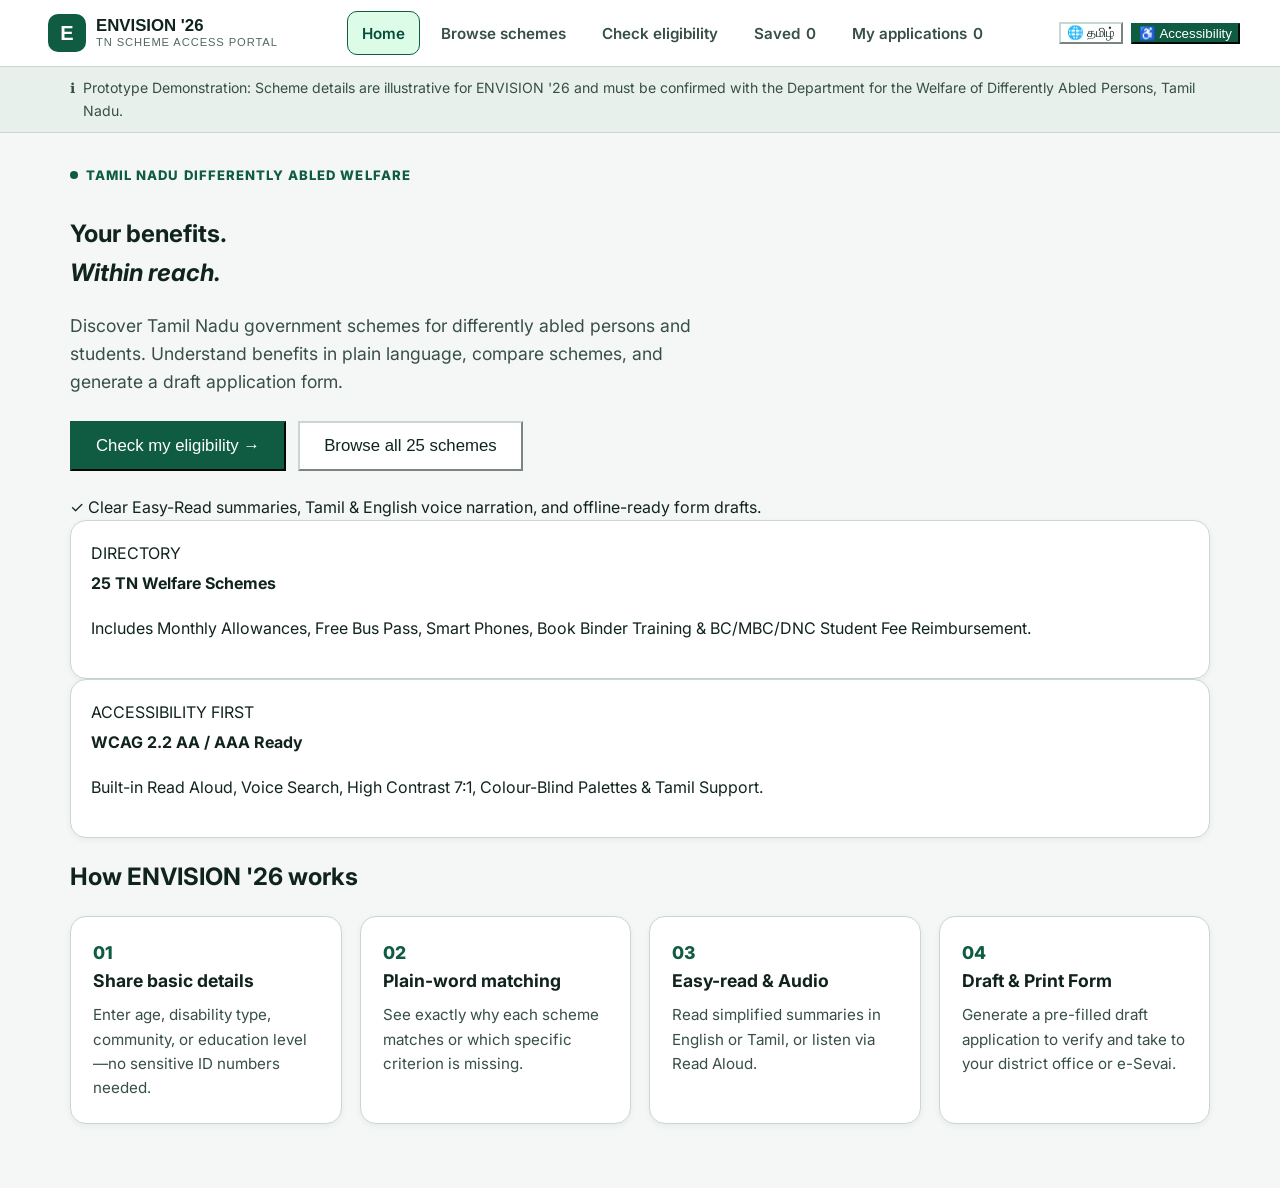
<file: html.html>
<!DOCTYPE html>
<html lang="en" data-contrast="default" data-palette="none" data-font="standard" data-align="normal" data-motion="no-preference">
<head>
  <meta charset="UTF-8" />
  <meta name="viewport" content="width=device-width, initial-scale=1.0" />
  <meta name="theme-color" content="#0f3d3e" />
  <title>ENVISION '26 — Tamil Nadu Differently Abled Welfare Scheme Access</title>
  <link rel="preconnect" href="https://fonts.googleapis.com" />
  <link rel="preconnect" href="https://fonts.gstatic.com" crossorigin />
  <link href="https://fonts.googleapis.com/css2?family=Atkinson+Hyperlegible:ital,wght@0,400;0,700;1,400&family=Inter:wght@400;500;600;700;800&family=Noto+Sans+Tamil:wght@400;500;600;700&display=swap" rel="stylesheet" />
  <link rel="stylesheet" href="styles.css" />
</head>
<body>
  <a href="#main-content" class="skip-link" id="skipLink">Skip to main content</a>
  <div id="sr-announcer" class="sr-only" aria-live="polite" aria-atomic="true"></div>
  <div id="reading-ruler" aria-hidden="true"></div>

  <!-- Top Header -->
  <header class="topbar" role="banner">
    <div class="topbar-inner">
      <button type="button" class="brand" id="brandBtn" aria-label="ENVISION 26 Home">
        <span class="brand-mark" aria-hidden="true">E</span>
        <span class="brand-text">
          <strong>ENVISION '26</strong>
          <small data-i18n="brandSub">TN SCHEME ACCESS PORTAL</small>
        </span>
      </button>

      <nav class="main-nav" aria-label="Primary navigation">
        <button type="button" class="nav-btn active" data-nav="home" data-i18n="navHome">Home</button>
        <button type="button" class="nav-btn" data-nav="browse" data-i18n="navBrowse">Browse schemes</button>
        <button type="button" class="nav-btn" data-nav="eligibility" data-i18n="navEligibility">Check eligibility</button>
        <button type="button" class="nav-btn" data-nav="saved">
          <span data-i18n="navSaved">Saved</span>
          <span class="nav-badge" id="savedCountBadge">0</span>
        </button>
        <button type="button" class="nav-btn" data-nav="applications">
          <span data-i18n="navApps">My applications</span>
          <span class="nav-badge" id="appsCountBadge">0</span>
        </button>
      </nav>

      <div class="header-actions">
        <button type="button" class="btn-outline" id="langToggleBtn" aria-label="Switch language between English and Tamil">
          <span aria-hidden="true">🌐</span>
          <span id="langLabel">தமிழ்</span>
        </button>

        <button type="button" class="btn-primary" id="accessToggleBtn" aria-expanded="false" aria-controls="a11yDrawer" accesskey="a">
          <span aria-hidden="true">♿</span>
          <span data-i18n="btnA11y">Accessibility</span>
        </button>
      </div>
    </div>
  </header>

  <!-- Accessibility Drawer -->
  <aside id="a11yDrawer" class="a11y-drawer" hidden aria-label="Accessibility controls">
    <div class="a11y-header">
      <div>
        <h2 data-i18n="a11yTitle">Accessibility Settings</h2>
        <p data-i18n="a11yDesc">Preferences are automatically saved on this device.</p>
      </div>
      <div class="a11y-header-actions">
        <button type="button" class="btn-outline" id="resetA11yBtn" data-i18n="btnReset">Reset to default</button>
        <button type="button" class="btn-outline" id="closeA11yBtn" aria-label="Close accessibility panel">✕</button>
      </div>
    </div>

    <div class="a11y-grid">
      <!-- 1. Text Size -->
      <div class="a11y-group">
        <h3 data-i18n="a11yTextSize">1. Text Size (<span id="textScaleVal">100%</span>)</h3>
        <input type="range" id="textScaleSlider" min="100" max="200" step="10" value="100" aria-label="Text size percentage" />
        <div class="btn-row">
          <button type="button" class="chip-btn active" data-scale="100" data-i18n="sizeStd">Standard (100%)</button>
          <button type="button" class="chip-btn" data-scale="130" data-i18n="sizeLg">Large (130%)</button>
          <button type="button" class="chip-btn" data-scale="160" data-i18n="sizeXl">Extra Large (160%)</button>
        </div>
      </div>

      <!-- 2. Contrast Mode -->
      <div class="a11y-group">
        <h3 data-i18n="a11yContrast">2. Contrast Mode</h3>
        <div class="btn-row">
          <button type="button" class="chip-btn active" data-contrast-opt="default" data-i18n="contrastDef">Default</button>
          <button type="button" class="chip-btn" data-contrast-opt="light" data-i18n="contrastLight">Light</button>
          <button type="button" class="chip-btn" data-contrast-opt="dark" data-i18n="contrastDark">Dark</button>
          <button type="button" class="chip-btn" data-contrast-opt="high-contrast" data-i18n="contrastHigh">High Contrast (AAA 7:1)</button>
        </div>
      </div>

      <!-- 3. Colour-blind Palettes -->
      <div class="a11y-group">
        <h3 data-i18n="a11yPalette">3. Colour-Blind Friendly Palettes</h3>
        <div class="btn-row">
          <button type="button" class="chip-btn active" data-palette-opt="none" data-i18n="palNone">Standard</button>
          <button type="button" class="chip-btn" data-palette-opt="protanopia">Protanopia</button>
          <button type="button" class="chip-btn" data-palette-opt="deuteranopia">Deuteranopia</button>
          <button type="button" class="chip-btn" data-palette-opt="tritanopia">Tritanopia</button>
        </div>
      </div>

      <!-- 4. Typography & Spacing -->
      <div class="a11y-group">
        <h3 data-i18n="a11yFont">4. Readable Fonts &amp; Spacing</h3>
        <div class="btn-row">
          <button type="button" class="chip-btn active" data-font-opt="standard" data-i18n="fontStd">Standard Font</button>
          <button type="button" class="chip-btn" data-font-opt="dyslexic" data-i18n="fontDys">Atkinson / Dyslexia-Friendly</button>
          <button type="button" class="chip-btn" id="leftAlignToggle" aria-pressed="false" data-i18n="btnLeftAlign">Force Left-Align</button>
        </div>
        <div class="spacing-sliders">
          <label>
            <span data-i18n="lblLineHeight">Line spacing</span> (<span id="lhVal">1.6</span>)
            <input type="range" id="lineHeightSlider" min="1.4" max="2.2" step="0.1" value="1.6" />
          </label>
          <label>
            <span data-i18n="lblLetterSpacing">Letter spacing</span> (<span id="lsVal">0px</span>)
            <input type="range" id="letterSpacingSlider" min="0" max="4" step="0.5" value="0" />
          </label>
          <label>
            <span data-i18n="lblWordSpacing">Word spacing</span> (<span id="wsVal">0px</span>)
            <input type="range" id="wordSpacingSlider" min="0" max="8" step="1" value="0" />
          </label>
        </div>
      </div>

      <!-- 5. Reading Aids & Motion -->
      <div class="a11y-group">
        <h3 data-i18n="a11yAids">5. Reading Aids &amp; Motion</h3>
        <div class="btn-row">
          <button type="button" class="chip-btn" id="rulerToggle" aria-pressed="false" data-i18n="btnRuler">Reading Ruler</button>
          <button type="button" class="chip-btn" id="linkHighlightToggle" aria-pressed="false" data-i18n="btnLinks">Highlight Links</button>
          <button type="button" class="chip-btn" id="largeCursorToggle" aria-pressed="false" data-i18n="btnCursor">Large Cursor</button>
          <button type="button" class="chip-btn" id="reduceMotionToggle" aria-pressed="false" data-i18n="btnMotion">Reduce Motion</button>
        </div>
      </div>
    </div>
  </aside>

  <!-- Prototype Disclaimer Banner -->
  <div class="disclaimer-bar" role="note">
    <div class="container">
      <span aria-hidden="true">ℹ️</span>
      <span data-i18n="disclaimerBanner">Prototype Demonstration: Scheme details are illustrative for ENVISION '26 and must be confirmed with the Department for the Welfare of Differently Abled Persons, Tamil Nadu.</span>
    </div>
  </div>

  <!-- Main Content -->
  <main id="main-content" tabindex="-1">
    <!-- VIEW: HOME -->
    <section id="view-home" class="view-section active">
      <div class="container hero-grid">
        <div class="hero-content">
          <div class="eyebrow">
            <span class="dot" aria-hidden="true"></span>
            <span data-i18n="heroEyebrow">TAMIL NADU DIFFERENTLY ABLED WELFARE</span>
          </div>
          <h1 data-i18n="heroTitle">Your benefits.<br /><em>Within reach.</em></h1>
          <p class="lead" data-i18n="heroSub">
            Discover Tamil Nadu government schemes for differently abled persons and students. Understand benefits in plain language, compare schemes, and generate a draft application form.
          </p>
          <div class="hero-cta-row">
            <button type="button" class="btn-primary btn-lg" data-nav="eligibility">
              <span data-i18n="ctaCheck">Check my eligibility</span> <span aria-hidden="true">→</span>
            </button>
            <button type="button" class="btn-outline btn-lg" data-nav="browse">
              <span data-i18n="ctaBrowse">Browse all 25 schemes</span>
            </button>
          </div>
          <div class="trust-pill">
            <span aria-hidden="true">✓</span>
            <span data-i18n="trustNote">Clear Easy-Read summaries, Tamil &amp; English voice narration, and offline-ready form drafts.</span>
          </div>
        </div>

        <div class="hero-card-stack" aria-hidden="true">
          <div class="stat-card">
            <span class="badge-tag">DIRECTORY</span>
            <strong>25 TN Welfare Schemes</strong>
            <p>Includes Monthly Allowances, Free Bus Pass, Smart Phones, Book Binder Training &amp; BC/MBC/DNC Student Fee Reimbursement.</p>
          </div>
          <div class="stat-card accent">
            <span class="badge-tag">ACCESSIBILITY FIRST</span>
            <strong>WCAG 2.2 AA / AAA Ready</strong>
            <p>Built-in Read Aloud, Voice Search, High Contrast 7:1, Colour-Blind Palettes &amp; Tamil Support.</p>
          </div>
        </div>
      </div>

      <div class="container steps-section">
        <h2 data-i18n="howTitle">How ENVISION '26 works</h2>
        <div class="steps-grid">
          <article class="step-card">
            <span class="step-num">01</span>
            <h3 data-i18n="step1Title">Share basic details</h3>
            <p data-i18n="step1Desc">Enter age, disability type, community, or education level—no sensitive ID numbers needed.</p>
          </article>
          <article class="step-card">
            <span class="step-num">02</span>
            <h3 data-i18n="step2Title">Plain-word matching</h3>
            <p data-i18n="step2Desc">See exactly why each scheme matches or which specific criterion is missing.</p>
          </article>
          <article class="step-card">
            <span class="step-num">03</span>
            <h3 data-i18n="step3Title">Easy-read &amp; Audio</h3>
            <p data-i18n="step3Desc">Read simplified summaries in English or Tamil, or listen via Read Aloud.</p>
          </article>
          <article class="step-card">
            <span class="step-num">04</span>
            <h3 data-i18n="step4Title">Draft &amp; Print Form</h3>
            <p data-i18n="step4Desc">Generate a pre-filled draft application to verify and take to your district office or e-Sevai.</p>
          </article>
        </div>
      </div>
    </section>

    <!-- VIEW: BROWSE SCHEMES -->
    <section id="view-browse" class="view-section" hidden>
      <div class="container">
        <div class="section-header">
          <div>
            <span class="eyebrow" data-i18n="dirEyebrow">SCHEME DIRECTORY</span>
            <h1 data-i18n="dirTitle">Explore Tamil Nadu Welfare Schemes</h1>
          </div>
          <div class="tts-bar" role="region" aria-label="Read aloud controls">
            <button type="button" class="btn-outline tts-play" data-tts-target="browse">🔊 <span data-i18n="ttsRead">Read aloud</span></button>
            <button type="button" class="btn-outline tts-pause" aria-label="Pause speech">⏸</button>
            <button type="button" class="btn-outline tts-stop" aria-label="Stop speech">⏹</button>
            <label class="speed-label">
              <span class="sr-only">Speech speed</span>
              <select class="tts-speed" aria-label="Speech rate">
                <option value="0.8">0.8x</option>
                <option value="1" selected>1.0x</option>
                <option value="1.25">1.25x</option>
                <option value="1.5">1.5x</option>
              </select>
            </label>
          </div>
        </div>

        <!-- Search & Filters -->
        <div class="filter-panel">
          <div class="search-box-wrap">
            <label for="schemeSearchInput" class="sr-only" data-i18n="searchLabel">Search schemes</label>
            <input type="search" id="schemeSearchInput" placeholder="Search by scheme name, benefit, or keyword..." />
            <button type="button" class="btn-outline voice-btn" data-voice-for="schemeSearchInput" aria-label="Voice search">
              🎤 <span data-i18n="btnVoice">Voice</span>
            </button>
          </div>

          <div class="filter-grid">
            <label>
              <span data-i18n="lblCategory">Category</span>
              <select id="filterCategory">
                <option value="all" data-i18n="optAllCat">All Categories</option>
                <option value="Financial Assistance">Financial Assistance / Pension</option>
                <option value="Transport">Transport Concession</option>
                <option value="Assistive Devices">Assistive Devices &amp; Tech</option>
                <option value="Education">Education &amp; Scholarships</option>
                <option value="Training">Skill &amp; Vocational Training</option>
                <option value="Employment">Self-Employment &amp; Loans</option>
                <option value="Marriage Assistance">Marriage Assistance</option>
              </select>
            </label>

            <label>
              <span data-i18n="lblDisability">Disability Type</span>
              <select id="filterDisability">
                <option value="all" data-i18n="optAllDis">All Disability Types</option>
                <option value="visual">Visual Impairment</option>
                <option value="hearing">Hearing / Speech Impairment</option>
                <option value="locomotor">Locomotor / Physical Disability</option>
                <option value="intellectual">Intellectual / Developmental Disability</option>
                <option value="multiple">Multiple / Severe Disabilities (≥75%)</option>
                <option value="student-bc">BC / MBC / DNC Students</option>
              </select>
            </label>

            <label>
              <span data-i18n="lblAgeGroup">Age Group</span>
              <select id="filterAge">
                <option value="all" data-i18n="optAllAge">All Ages</option>
                <option value="child">Children &amp; School (0–17 yrs)</option>
                <option value="youth">Youth &amp; Students (18–40 yrs)</option>
                <option value="adult">Adults (18–59 yrs)</option>
                <option value="senior">Senior Citizens (60+ yrs)</option>
              </select>
            </label>

            <label>
              <span data-i18n="lblSort">Sort By</span>
              <select id="sortSchemes">
                <option value="featured">Recommended Order</option>
                <option value="az">Name (A – Z)</option>
                <option value="category">Category</option>
              </select>
            </label>
          </div>

          <div class="results-meta">
            <p id="browseCountText" aria-live="polite">Showing 25 schemes</p>
            <button type="button" class="btn-outline" id="clearFiltersBtn" data-i18n="btnClearFilters">Clear filters</button>
          </div>
        </div>

        <!-- Schemes Grid -->
        <div id="schemesGrid" class="schemes-grid"></div>
      </div>
    </section>

    <!-- VIEW: CHECK ELIGIBILITY -->
    <section id="view-eligibility" class="view-section" hidden>
      <div class="container">
        <div class="section-header">
          <div>
            <span class="eyebrow" data-i18n="eligEyebrow">STEP-BY-STEP MATCHER</span>
            <h1 data-i18n="eligTitle">Check Your Scheme Eligibility</h1>
            <p class="muted" data-i18n="eligSub">Fill in what applies to you. We explain in plain words why each scheme matches or what criterion is missing.</p>
          </div>
          <div class="tts-bar">
            <button type="button" class="btn-outline tts-play" data-tts-target="eligibility">🔊 <span data-i18n="ttsRead">Read aloud</span></button>
            <button type="button" class="btn-outline tts-pause" aria-label="Pause speech">⏸</button>
            <button type="button" class="btn-outline tts-stop" aria-label="Stop speech">⏹</button>
          </div>
        </div>

        <form id="eligibilityForm" class="form-panel" novalidate>
          <div class="form-grid">
            <div class="field-group">
              <label for="appName" data-i18n="fldName">Applicant Full Name *</label>
              <div class="input-with-voice">
                <input type="text" id="appName" required placeholder="e.g., Kavitha / Arun" />
                <button type="button" class="btn-outline voice-btn" data-voice-for="appName" aria-label="Speak applicant name">🎤</button>
              </div>
            </div>

            <div class="field-group">
              <label for="appAge" data-i18n="fldAge">Age (in years) *</label>
              <input type="number" id="appAge" min="0" max="120" required placeholder="e.g., 21" />
            </div>

            <div class="field-group">
              <label for="appDisability" data-i18n="fldDisType">Primary Disability / Category *</label>
              <select id="appDisability">
                <option value="visual">Visual Impairment (Blindness / Low Vision)</option>
                <option value="hearing">Hearing and/or Speech Impairment</option>
                <option value="locomotor">Locomotor / Orthopaedic Disability</option>
                <option value="intellectual">Intellectual / Mental Retardation / Autism / CP</option>
                <option value="multiple">Multiple / Severe Disabilities / Muscular Dystrophy</option>
                <option value="none">No Disability (Checking Student Fee Schemes)</option>
              </select>
            </div>

            <div class="field-group">
              <label for="appDisPercent" data-i18n="fldDisPercent">Disability Percentage (%)</label>
              <input type="number" id="appDisPercent" min="0" max="100" value="40" placeholder="e.g., 40 or 75" />
            </div>

            <div class="field-group">
              <label for="appIncome" data-i18n="fldIncome">Annual Family Income (₹) *</label>
              <input type="number" id="appIncome" min="0" required placeholder="e.g., 90000" />
            </div>

            <div class="field-group">
              <label for="appEducation" data-i18n="fldEducation">Current Education / Qualification</label>
              <select id="appEducation">
                <option value="below8">Below 8th Standard / Early Intervention</option>
                <option value="passed8">Passed 8th Standard</option>
                <option value="11-12-eng">Studying 11th or 12th (English Medium)</option>
                <option value="11-12-tam">Studying 11th or 12th (Tamil Medium)</option>
                <option value="ug">Undergraduate / College Student</option>
                <option value="pg-prof">Postgraduate / Professional / Polytechnic</option>
                <option value="completed">Completed Education / Not Studying</option>
              </select>
            </div>

            <div class="field-group">
              <label for="appOccupation" data-i18n="fldOcc">Current Occupation Status</label>
              <select id="appOccupation">
                <option value="student">Student</option>
                <option value="unemployed">Unemployed Youth</option>
                <option value="self-employed">Self-Employed / Small Business</option>
                <option value="employed">Employed / Working</option>
              </select>
            </div>

            <div class="field-group">
              <label for="appCommunity" data-i18n="fldComm">Community Category</label>
              <select id="appCommunity">
                <option value="general">General / Other</option>
                <option value="bc">Backward Classes (BC)</option>
                <option value="mbc">Most Backward Classes (MBC)</option>
                <option value="dnc">Denotified Communities (DNC)</option>
                <option value="sc-st">SC / ST</option>
              </select>
            </div>

            <div class="field-group">
              <label for="appGender" data-i18n="fldGender">Gender</label>
              <select id="appGender">
                <option value="female">Female</option>
                <option value="male">Male</option>
                <option value="other">Transgender / Other</option>
              </select>
            </div>

            <div class="field-group">
              <label for="appDistrict" data-i18n="fldDistrict">Tamil Nadu District</label>
              <input type="text
</file>
<file: styles.css>
/* ==========================================================================
   ENVISION '26 — Accessible Tamil Nadu Scheme Discovery Portal Stylesheet
   Supports WCAG 2.2 AA/AAA, Color-Blind Palettes, Dyslexia Typography,
   Dynamic Text Scaling (100%-200%), Reading Ruler, and Tamil Script.
   ========================================================================== */

:root {
  --bg-page: #f4f7f5;
  --bg-surface: #ffffff;
  --bg-subtle: #e8f0ec;
  --text-primary: #10241d;
  --text-secondary: #374f46;
  --text-muted: #526860;
  --border-color: #c8d8d1;

  --accent-primary: #0f5c43;
  --accent-primary-hover: #0a4230;
  --accent-on-primary: #ffffff;
  --accent-secondary: #d97706;
  --accent-soft: #dcfce7;
  --accent-soft-text: #064e3b;

  --status-match-bg: #dcfce7;
  --status-match-text: #065f46;
  --status-match-border: #10b981;

  --status-miss-bg: #fef3c7;
  --status-miss-text: #92400e;
  --status-miss-border: #f59e0b;

  --focus-ring: #2563eb;
  --shadow-sm: 0 2px 6px rgba(16, 36, 29, 0.06);
  --shadow-md: 0 8px 24px rgba(16, 36, 29, 0.10);

  --font-scale: 1;
  --font-family-base: 'Inter', 'Noto Sans Tamil', system-ui, -apple-system, sans-serif;
  --line-height-base: 1.6;
  --letter-spacing-base: 0px;
  --word-spacing-base: 0px;
  --transition-speed: 0.2s;
  --radius-md: 12px;
  --radius-lg: 16px;
}

html[data-contrast="dark"] {
  --bg-page: #0d1512;
  --bg-surface: #16221e;
  --bg-subtle: #1f302a;
  --text-primary: #f0f6f3;
  --text-secondary: #c6d6cf;
  --text-muted: #9eb3aa;
  --border-color: #2f463e;
  --accent-primary: #34d399;
  --accent-primary-hover: #6ee7b7;
  --accent-on-primary: #06281e;
  --accent-soft: #13392c;
  --accent-soft-text: #a7f3d0;
  --status-match-bg: #113829;
  --status-match-text: #6ee7b7;
  --status-match-border: #34d399;
  --status-miss-bg: #3b2810;
  --status-miss-text: #fcd34d;
  --status-miss-border: #fbbf24;
  --focus-ring: #60a5fa;
}

html[data-contrast="aaa"] {
  --bg-page: #000000;
  --bg-surface: #000000;
  --bg-subtle: #141414;
  --text-primary: #ffffff;
  --text-secondary: #ffffff;
  --text-muted: #ffff00;
  --border-color: #ffffff;
  --accent-primary: #ffff00;
  --accent-primary-hover: #ffea00;
  --accent-on-primary: #000000;
  --accent-soft: #1a1a00;
  --accent-soft-text: #ffff00;
  --status-match-bg: #000000;
  --status-match-text: #00ff66;
  --status-match-border: #00ff66;
  --status-miss-bg: #000000;
  --status-miss-text: #ffff00;
  --status-miss-border: #ffff00;
  --focus-ring: #00ffff;
}

html[data-palette="protanopia"],
html[data-palette="deuteranopia"] {
  --accent-primary: #005fcc;
  --accent-primary-hover: #004499;
  --accent-on-primary: #ffffff;
  --accent-soft: #dbeafe;
  --accent-soft-text: #1e3a8a;
  --status-match-bg: #dbeafe;
  --status-match-text: #1e40af;
  --status-match-border: #2563eb;
  --status-miss-bg: #fef3c7;
  --status-miss-text: #92400e;
  --status-miss-border: #d97706;
}

html[data-palette="tritanopia"] {
  --accent-primary: #006d77;
  --accent-primary-hover: #004e55;
  --accent-on-primary: #ffffff;
  --accent-soft: #ccfbf1;
  --accent-soft-text: #115e59;
  --status-match-bg: #ccfbf1;
  --status-match-text: #115e59;
  --status-match-border: #0d9488;
  --status-miss-bg: #ffe4e6;
  --status-miss-text: #9f1239;
  --status-miss-border: #e11d48;
}

html[data-font="dyslexic"] {
  --font-family-base: 'Atkinson Hyperlegible', 'Noto Sans Tamil', Verdana, sans-serif;
}

html[data-align="left"] * {
  text-align: left !important;
}

html[data-motion="reduce"] *,
html[data-motion="reduce"] *::before,
html[data-motion="reduce"] *::after {
  animation-duration: 0.001ms !important;
  animation-iteration-count: 1 !important;
  transition-duration: 0.001ms !important;
  scroll-behavior: auto !important;
}

html[data-cursor="large"],
html[data-cursor="large"] a,
html[data-cursor="large"] button,
html[data-cursor="large"] select,
html[data-cursor="large"] input {
  cursor: url("data:image/svg+xml,%3Csvg xmlns='http://www.w3.org/2000/svg' width='36' height='36' viewBox='0 0 36 36'%3E%3Cpath d='M4 2 L4 30 L11 23 L16 33 L20 31 L15 21 L25 21 Z' fill='%23ffff00' stroke='%23000000' stroke-width='2.5'/%3E%3C/svg%3E") 4 2, auto !important;
}

html[data-links="highlight"] a,
html[data-links="highlight"] .btn-link,
html[data-links="highlight"] .nav-btn {
  text-decoration: underline !important;
  text-decoration-thickness: 2.5px !important;
  text-underline-offset: 4px !important;
}

*, *::before, *::after {
  box-sizing: border-box;
}

html {
  font-size: calc(16px * var(--font-scale));
  scroll-behavior: smooth;
}

body {
  margin: 0;
  font-family: var(--font-family-base);
  background-color: var(--bg-page);
  color: var(--text-primary);
  line-height: var(--line-height-base);
  letter-spacing: var(--letter-spacing-base);
  word-spacing: var(--word-spacing-base);
  transition: background-color var(--transition-speed), color var(--transition-speed);
  min-height: 100vh;
  display: flex;
  flex-direction: column;
}

:focus-visible {
  outline: 3px solid var(--focus-ring) !important;
  outline-offset: 3px !important;
  border-radius: 4px;
}

.skip-link {
  position: absolute;
  top: -100px;
  left: 16px;
  z-index: 9999;
  background: var(--accent-primary);
  color: var(--accent-on-primary);
  padding: 12px 20px;
  font-weight: 700;
  border-radius: 8px;
  text-decoration: none;
}
.skip-link:focus {
  top: 16px;
}

.sr-only {
  position: absolute;
  width: 1px;
  height: 1px;
  padding: 0;
  margin: -1px;
  overflow: hidden;
  clip: rect(0, 0, 0, 0);
  white-space: nowrap;
  border: 0;
}

.reading-ruler {
  display: none;
  position: fixed;
  left: 0;
  right: 0;
  height: 44px;
  background: rgba(255, 235, 59, 0.25);
  border-top: 2px solid var(--accent-primary);
  border-bottom: 2px solid var(--accent-primary);
  pointer-events: none;
  z-index: 9000;
  transform: translateY(-50%);
}
.reading-ruler.active {
  display: block;
}

.container {
  width: 100%;
  max-width: 1180px;
  margin: 0 auto;
  padding: 0 20px;
}
.container.narrow {
  max-width: 820px;
}

main {
  flex: 1;
  padding: 28px 0 64px;
}

.topbar {
  background: var(--bg-surface);
  border-bottom: 1px solid var(--border-color);
  position: sticky;
  top: 0;
  z-index: 100;
}

.topbar-inner {
  max-width: 1240px;
  margin: 0 auto;
  padding: 10px 20px;
  display: flex;
  flex-wrap: wrap;
  align-items: center;
  justify-content: space-between;
  gap: 12px;
}

.brand {
  display: inline-flex;
  align-items: center;
  gap: 10px;
  background: none;
  border: none;
  color: var(--text-primary);
  cursor: pointer;
  min-height: 44px;
  padding: 4px 8px;
}

.brand-mark {
  width: 38px;
  height: 38px;
  border-radius: 10px;
  background: var(--accent-primary);
  color: var(--accent-on-primary);
  display: grid;
  place-items: center;
  font-weight: 800;
  font-size: 1.25rem;
}

.brand-text {
  display: flex;
  flex-direction: column;
  align-items: flex-start;
  line-height: 1.2;
}
.brand-text strong {
  font-size: 1.05rem;
}
.brand-text small {
  font-size: 0.7rem;
  letter-spacing: 0.08em;
  color: var(--text-muted);
}

.main-nav {
  display: flex;
  flex-wrap: wrap;
  gap: 6px;
}

.nav-btn {
  min-height: 44px;
  padding: 8px 14px;
  border: 1px solid transparent;
  border-radius: 10px;
  background: transparent;
  color: var(--text-secondary);
  font-family: inherit;
  font-size: 0.95rem;
  font-weight: 600;
  cursor: pointer;
  display: inline-flex;
  align-items: center;
  gap: 6px;
}

.nav-btn:hover {
  background: var(--bg-subtle);
  color: var(--text-primary);
}

.nav-btn.active {
  background: var(--accent-soft);
  color: var(--accent-soft-text);
  border-color: var(--accent-primary);
}

.badge-pill {
  background: var(--accent-primary);
  color: var(--accent-on-primary);
  font-size: 0.75rem;
  padding: 2px 7px;
  border-radius: 999px;
}

.header-actions {
  display: flex;
  align-items: center;
  gap: 8px;
}

.tool-btn {
  min-height: 44px;
  min-width: 44px;
  padding: 8px 14px;
  border-radius: 10px;
  border: 1px solid var(--border-color);
  background: var(--bg-surface);
  color: var(--text-primary);
  font-family: inherit;
  font-size: 0.9rem;
  font-weight: 600;
  cursor: pointer;
  display: inline-flex;
  align-items: center;
  justify-content: center;
  gap: 6px;
}

.tool-btn:hover {
  background: var(--bg-subtle);
}

.access-btn {
  background: var(--accent-primary);
  color: var(--accent-on-primary);
  border-color: var(--accent-primary);
}
.access-btn:hover {
  background: var(--accent-primary-hover);
}

.access-panel {
  background: var(--bg-surface);
  border-bottom: 2px solid var(--accent-primary);
  box-shadow: var(--shadow-md);
  padding: 20px 0;
}

.access-panel-inner {
  max-width: 1180px;
  margin: 0 auto;
  padding: 0 20px;
}

.access-header {
  display: flex;
  flex-wrap: wrap;
  justify-content: space-between;
  align-items: flex-start;
  gap: 12px;
  margin-bottom: 18px;
}
.access-header h2 {
  margin: 0 0 4px;
  font-size: 1.2rem;
}
.access-header p {
  margin: 0;
  font-size: 0.9rem;
  color: var(--text-muted);
}

.access-header-actions {
  display: flex;
  gap: 8px;
}

.access-grid {
  display: grid;
  grid-template-columns: repeat(auto-fit, minmax(260px, 1fr));
  gap: 16px;
}

.access-group {
  background: var(--bg-page);
  border: 1px solid var(--border-color);
  border-radius: var(--radius-md);
  padding: 14px;
  display: flex;
  flex-direction: column;
  gap: 10px;
}

.group-label {
  font-weight: 700;
  font-size: 0.92rem;
}

.btn-group {
  display: flex;
  gap: 6px;
}
.btn-group.wrap {
  flex-wrap: wrap;
}

.chip-btn {
  min-height: 44px;
  padding: 6px 12px;
  border-radius: 8px;
  border: 1px solid var(--border-color);
  background: var(--bg-surface);
  color: var(--text-primary);
  font-family: inherit;
  font-size: 0.88rem;
  font-weight: 600;
  cursor: pointer;
}

.chip-btn.active,
.chip-btn[aria-pressed="true"] {
  background: var(--accent-primary);
  color: var(--accent-on-primary);
  border-color: var(--accent-primary);
}

.sliders-mini {
  display: flex;
  flex-direction: column;
  gap: 8px;
  font-size: 0.85rem;
}
.sliders-mini label {
  display: flex;
  flex-direction: column;
  gap: 4px;
}

input[type="range"] {
  width: 100%;
  min-height: 32px;
  accent-color: var(--accent-primary);
}

.disclaimer-bar {
  background: var(--bg-subtle);
  border-bottom: 1px solid var(--border-color);
  padding: 10px 0;
  font-size: 0.88rem;
  color: var(--text-secondary);
}
.disclaimer-bar .container {
  display: flex;
  align-items: flex-start;
  gap: 8px;
}

.btn {
  min-height: 44px;
  padding: 10px 18px;
  border-radius: 10px;
  font-family: inherit;
  font-size: 0.95rem;
  font-weight: 700;
  cursor: pointer;
  display: inline-flex;
  align-items: center;
  justify-content: center;
  gap: 8px;
  border: 2px solid transparent;
  text-decoration: none;
  transition: background-color var(--transition-speed), transform var(--transition-speed);
}

.btn-lg {
  min-height: 50px;
  padding: 12px 24px;
  font-size: 1.05rem;
}

.btn-sm {
  min-height: 44px;
  padding: 6px 12px;
  font-size: 0.88rem;
}

.btn-primary {
  background: var(--accent-primary);
  color: var(--accent-on-primary);
  border-color: var(--accent-primary);
}
.btn-primary:hover {
  background: var(--accent-primary-hover);
}

.btn-secondary {
  background: var(--accent-soft);
  color: var(--accent-soft-text);
  border-color: var(--accent-primary);
}

.btn-outline {
  background: var(--bg-surface);
  color: var(--text-primary);
  border-color: var(--border-color);
}
.btn-outline:hover {
  background: var(--bg-subtle);
}

.btn-ghost {
  background: transparent;
  color: var(--text-primary);
}
.btn-ghost:hover {
  background: var(--bg-subtle);
}

.btn-link {
  background: none;
  border: none;
  color: var(--accent-primary);
  font-weight: 700;
  cursor: pointer;
  min-height: 44px;
  padding: 4px 8px;
}

.hero {
  display: grid;
  grid-template-columns: 1.3fr 0.9fr;
  gap: 32px;
  align-items: center;
  padding: 24px 0 40px;
}

.eyebrow {
  display: inline-flex;
  align-items: center;
  gap: 8px;
  font-size: 0.82rem;
  font-weight: 800;
  letter-spacing: 0.08em;
  text-transform: uppercase;
  color: var(--accent-primary);
  margin-bottom: 10px;
}
.eyebrow .dot {
  width: 8px;
  height: 8px;
  border-radius: 50%;
  background: var(--accent-primary);
}

.hero h1 {
  font-size: clamp(2rem, 4.5vw, 3.2rem);
  line-height: 1.15;
  margin: 0 0 16px;
}
.hero h1 em {
  font-style: normal;
  color: var(--accent-primary);
}

.lead {
  font-size: 1.1rem;
  color: var(--text-secondary);
  margin: 0 0 24px;
  max-width: 60ch;
}

.hero-cta-row {
  display: flex;
  flex-wrap: wrap;
  gap: 12px;
  margin-bottom: 24px;
}

.trust-list {
  list-style: none;
  padding: 0;
  margin: 0;
  display: flex;
  flex-direction: column;
  gap: 8px;
  color: var(--text-secondary);
  font-weight: 500;
}
.trust-list li {
  display: flex;
  align-items: center;
  gap: 8px;
}

.hero-visual {
  display: flex;
  flex-direction: column;
  gap: 14px;
}

.stat-card {
  background: var(--bg-surface);
  border: 1px solid var(--border-color);
  border-radius: var(--radius-lg);
  padding: 20px;
  box-shadow: var(--shadow-sm);
  display: flex;
  flex-direction: column;
  gap: 4px;
}
.stat-card.primary-card {
  border-left: 6px solid var(--accent-primary);
}
.stat-tag {
  font-size: 0.75rem;
  font-weight: 700;
  letter-spacing: 0.06em;
  color: var(--text-muted);
}
.stat-num {
  font-size: 2rem;
  font-weight: 800;
  color: var(--accent-primary);
}
.stat-label {
  font-weight: 600;
}

.section-block {
  margin-top: 32px;
  padding-top: 32px;
  border-top: 1px solid var(--border-color);
}

.steps-grid {
  display: grid;
  grid-template-columns: repeat(auto-fit, minmax(230px, 1fr));
  gap: 18px;
  margin-top: 20px;
}

.step-card {
  background: var(--bg-surface);
  border: 1px solid var(--border-color);
  border-radius: var(--radius-lg);
  padding: 22px;
  box-shadow: var(--shadow-sm);
}
.step-num {
  font-weight: 800;
  color: var(--accent-primary);
  font-size: 1.1rem;
  margin-bottom: 8px;
}
.step-card h3 {
  margin: 0 0 8px;
  font-size: 1.1rem;
}
.step-card p {
  margin: 0;
  color: var(--text-secondary);
  font-size: 0.95rem;
}

.page-header {
  display: flex;
  flex-wrap: wrap;
  justify-content: space-between;
  align-items: flex-end;
  gap: 16px;
  margin-bottom: 24px;
}
.page-header h1 {
  margin: 0;
  font-size: 1.9rem;
}
.page-header-actions {
  display: flex;
  flex-wrap: wrap;
  gap: 10px;
}

.filter-panel {
  background: var(--bg-surface);
  border: 1px solid var(--border-color);
  border-radius: var(--radius-lg);
  padding: 18px;
  margin-bottom: 22px;
  box-shadow: var(--shadow-sm);
}

.search-box-wrap {
  display: flex;
  gap: 8px;
  margin-bottom: 14px;
}
.search-box-wrap input {
  flex: 1;
}

.filters-row {
  display: grid;
  grid-template-columns: repeat(auto-fit, minmax(200px, 1fr));
  gap: 12px;
}

.filter-field {
  display: flex;
  flex-direction: column;
  gap: 6px;
}
.filter-field label {
  font-size: 0.85rem;
  font-weight: 700;
  color: var(--text-secondary);
}

.filter-status-bar {
  display: flex;
  justify-content: space-between;
  align-items: center;
  margin-top: 12px;
  padding-top: 10px;
  border-top: 1px solid var(--border-color);
  font-size: 0.9rem;
}

.compare-bar {
  background: var(--accent-soft);
  color: var(--accent-soft-text);
  border: 2px solid var(--accent-primary);
  border-radius: var(--radius-md);
  padding: 12px 18px;
  margin-bottom: 20px;
  display: flex;
  flex-wrap: wrap;
  justify-content: space-between;
  align-items: center;
  gap: 12px;
}

.schemes-grid {
  display: grid;
  grid-template-columns: repeat(auto-fill, minmax(310px, 1fr));
  gap: 20px;
}

.scheme-card {
  background: var(--bg-surface);
  border: 1px solid var(--border-color);
  border-radius: var(--radius-lg);
  padding: 20px;
  display: flex;
  flex-direction: column;
  justify-content: space-between;
  gap: 14px;
  box-shadow: var(--shadow-sm);
}

.scheme-card-top {
  display: flex;
  justify-content: space-between;
  align-items: flex-start;
  gap: 8px;
}

.cat-badge {
  display: inline-block;
  background: var(--accent-soft);
  color: var(--accent-soft-text);
  font-size: 0.78rem;
  font-weight: 700;
  padding: 4px 10px;
  border-radius: 6px;
}

.scheme-card h3 {
  margin: 8px 0;
  font-size: 1.15rem;
  line-height: 1.35;
}

.easy-read-box {
  background: var(--bg-page);
  border-left: 4px solid var(--accent-primary);
  padding: 10px 12px;
  border-radius: 6px;
  font-size: 0.92rem;
}

.scheme-benefit-pill {
  font-weight: 700;
  color: var(--accent-primary);
  font-size: 0.92rem;
}

.scheme-card-actions {
  display: flex;
  flex-wrap: wrap;
  gap: 8px;
  padding-top: 10px;
  border-top: 1px solid var(--border-color);
}

input[type="text"],
input[type="number"],
input[type="search"],
select {
  min-height: 46px;
  padding: 10px 14px;
  border: 1.5px solid var(--border-color);
  border-radius: 10px;
  background: var(--bg-surface);
  color: var(--text-primary);
  font-family: inherit;
  font-size: 1rem;
  width: 100%;
}

.card {
  background: var(--bg-surface);
  border: 1px solid var(--border-color);
  border-radius: var(--radius-lg);
  padding: 24px;
  box-shadow: var(--shadow-sm);
}

.form-grid {
  display: grid;
  grid-template-columns: repeat(auto-fit, minmax(260px, 1fr));
  gap: 16px;
}

.form-group {
  display: flex;
  flex-direction: column;
  gap: 6px;
}
.form-group label {
  font-weight: 700;
  font-size: 0.92rem;
}
.req {
  color: #dc2626;
}

.input-with-mic {
  display: flex;
  gap: 6px;
}
.mic-field-btn {
  min-width: 46px;
  min-height: 46px;
  border-radius: 10px;
  border: 1.5px solid var(--border-color);
  background: var(--bg-subtle);
  cursor: pointer;
  font-size: 1.1rem;
}

.checkbox-stack {
  display: flex;
  flex-direction: column;
  gap: 12px;
  margin: 20px 0;
}

.check-label {
  display: flex;
  align-items: center;
  gap: 10px;
  min-height: 44px;
  cursor: pointer;
  font-weight: 600;
}
.check-label input[type="checkbox"] {
  width: 22px;
  height: 22px;
  accent-color: var(--accent-primary);
}

.results-tabs {
  display: flex;
  flex-wrap: wrap;
  gap: 10px;
  margin-bottom: 20px;
}

.tab-btn {
  min-height: 48px;
  padding: 10px 18px;
  border-radius: 10px;
  border: 2px solid var(--border-color);
  background: var(--bg-surface);
  color: var(--text-primary);
  font-weight: 700;
  cursor: pointer;
  display: inline-flex;
  align-items: center;
  gap: 8px;
}
.tab-btn.active {
  border-color: var(--accent-primary);
  background: var(--accent-soft);
  color: var(--accent-soft-text);
}

.results-list {
  display: flex;
  flex-direction: column;
  gap: 16px;
}

.result-item {
  background: var(--bg-surface);
  border: 2px solid var(--border-color);
  border-radius: var(--radius-lg);
  padding: 20px;
}
.result-item.matched {
  border-left: 8px solid var(--status-match-border);
}
.result-item.unmatched {
  border-left: 8px solid var(--status-miss-border);
}

.status-pill {
  display: inline-flex;
  align-items: center;
  gap: 6px;
  padding: 4px 12px;
  border-radius: 999px;
  font-weight: 800;
  font-size: 0.85rem;
}
.status-pill.match {
  background: var(--status-match-bg);
  color: var(--status-match-text);
}
.status-pill.miss {
  background: var(--status-miss-bg);
  color: var(--status-miss-text);
}

.reason-list {
  margin: 12px 0;
  padding-left: 20px;
}
.reason-list li {
  margin-bottom: 6px;
}

.detail-top-nav {
  display: flex;
  flex-wrap: wrap;
  justify-content: space-between;
  align-items: center;
  gap: 10px;
  margin-bottom: 16px;
}
.detail-util-btns {
  display: flex;
  flex-wrap: wrap;
  gap: 8px;
}

.detail-section {
  margin-top: 22px;
  padding-top: 18px;
  border-top: 1px solid var(--border-color);
}
.detail-section h3 {
  margin: 0 0 10px;
  font-size: 1.15rem;
}

.alert {
  padding: 14px 16px;
  border-radius: 10px;
  margin: 16px 0;
  display: flex;
  align-items: flex-start;
  gap: 10px;
  font-weight: 600;
}
.alert-info {
  background: var(--bg-subtle);
  border: 1px solid var(--border-color);
}
.alert-error {
  background: #fee2e2;
  color: #991b1b;
  border: 1px solid #ef4444;
}

.tts-bar {
  position: fixed;
  bottom: 16px;
  right: 16px;
  left: 16px;
  max-width: 680px;
  margin: 0 auto;
  background: var(--bg-surface);
  border: 2px solid var(--accent-primary);
  border-radius: var(--radius-lg);
  padding: 12px 18px;
  box-shadow: var(--shadow-md);
  display: flex;
  flex-wrap: wrap;
  justify-content: space-between;
  align-items: center;
  gap: 12px;
  z-index: 500;
}

.tts-controls {
  display: flex;
  flex-wrap: wrap;
  align-items: center;
  gap: 8px;
}

.tts-speed {
  display: inline-flex;
  align-items: center;
  gap: 6px;
  font-size: 0.85rem;
  font-weight: 700;
}
.tts-speed select {
  min-height: 44px;
  padding: 4px 8px;
  width: auto;
}

.modal-backdrop {
  position: fixed;
  inset: 0;
  background: rgba(0, 0, 0, 0.65);
  display: grid;
  place-items: center;
  padding: 16px;
  z-index: 600;
}
.modal-backdrop[hidden] {
  display: none;
}

.modal-dialog {
  background: var(--bg-surface);
  border: 2px solid var(--border-color);
  border-radius: var(--radius-lg);
  width: 100%;
  max-width: 960px;
  max-height: 88vh;
  overflow-y: auto;
  padding: 24px;
}

.modal-header {
  display: flex;
  justify-content: space-between;
  align-items: center;
  margin-bottom: 16px;
}

.table-responsive {
  overflow-x: auto;
}

table {
  width: 100%;
  border-collapse: collapse;
}
th, td {
  border: 1px solid var(--border-color);
  padding: 12px;
  text-align: left;
  vertical-align: top;
}
th {
  background: var(--bg-subtle);
  font-weight: 700;
}

.site-footer {
  background: var(--bg-surface);
  border-top: 1px solid var(--border-color);
  padding: 20px 0;
  font-size: 0.9rem;
  color: var(--text-muted);
}
.footer-inner {
  display: flex;
  flex-wrap: wrap;
  justify-content: space-between;
  gap: 12px;
}

@media (max-width: 860px) {
  .hero {
    grid-template-columns: 1fr;
  }
}

@media (max-width: 480px) {
  .topbar-inner {
    padding: 8px 12px;
  }
  .container {
    padding: 0 14px;
  }
  .card {
    padding: 16px;
  }
}

@media print {
  .topbar, .access-panel, .disclaimer-bar, .detail-top-nav, .tts-bar, .site-footer, .no-print {
    display: none !important;
  }
  body {
    background: #ffffff !important;
    color: #000000 !important;
  }
  .card {
    border: none !important;
    box-shadow: none !important;
    padding: 0 !important;
  }
}
</file>
